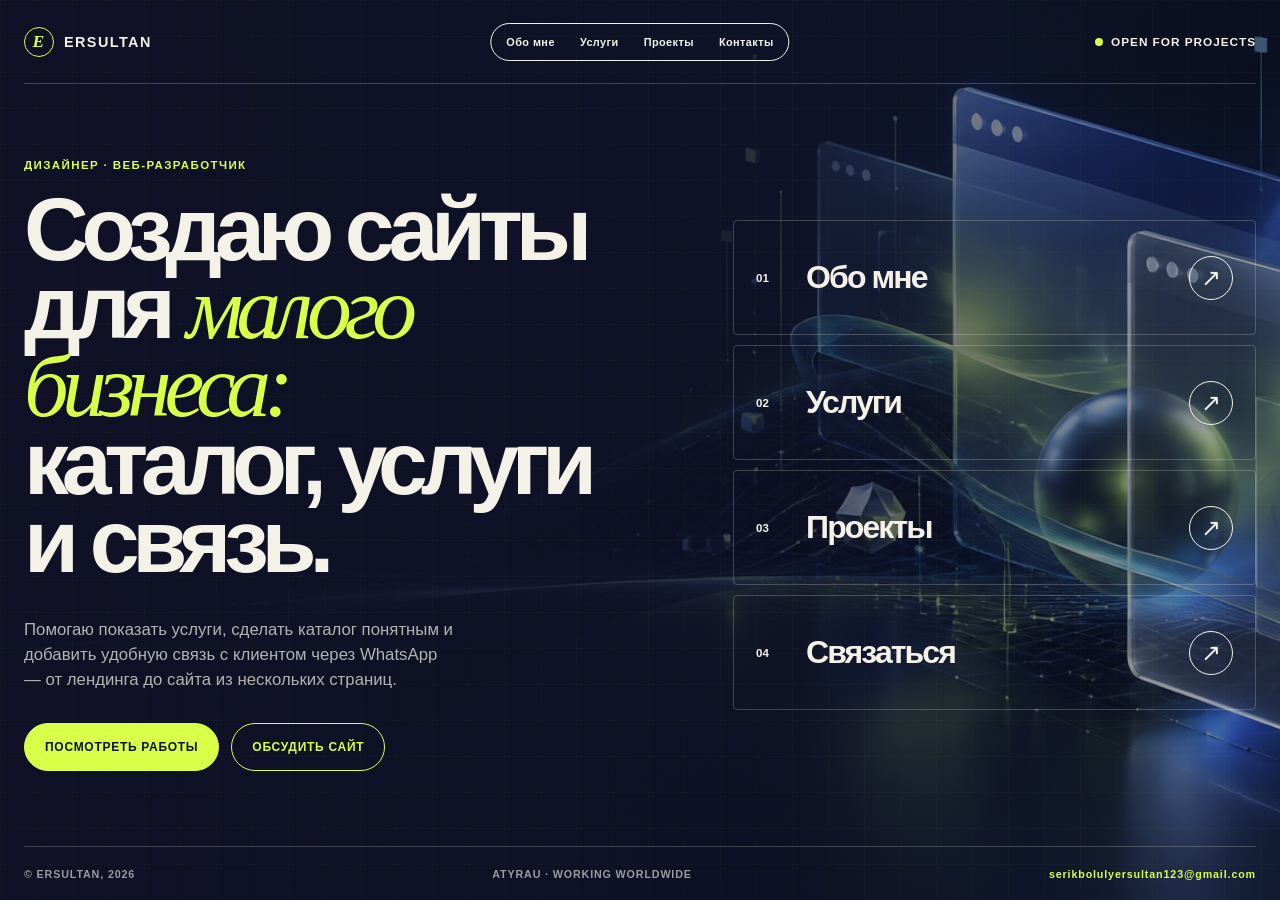
<file: index.html>
<!doctype html>
<html lang="ru">
  <head>
    <meta charset="UTF-8" />
    <meta name="viewport" content="width=device-width, initial-scale=1.0" />
    <meta
      name="description"
      content="Портфолио Эpсултана — сайты, дизайн и цифровые решения."
    />
    <title>Eрсултан — дизайнер и веб-разработчик</title>
    <link rel="icon" type="image/svg+xml" href="assets/favicon.svg" />
    <style>
      :root {
        --ink: #101126;
        --paper: #f4f1e9;
        --lime: #d9ff49;
        --blue: #8697ff;
        --line: rgba(244, 241, 233, 0.22);
      }

      * { box-sizing: border-box; }
      html { scroll-behavior: smooth; }
      body {
        min-width: 320px;
        margin: 0;
        background: var(--ink);
        color: var(--paper);
        font-family: Arial, Helvetica, sans-serif;
      }

      a { color: inherit; text-decoration: none; }

      .page {
        width: min(100% - 48px, 1320px);
        min-height: 100vh;
        margin: 0 auto;
        display: flex;
        flex-direction: column;
      }

      header {
        min-height: 84px;
        display: flex;
        align-items: center;
        justify-content: space-between;
        border-bottom: 1px solid var(--line);
      }

      .logo {
        display: flex;
        align-items: center;
        gap: 10px;
        font-size: 0.9rem;
        font-weight: 800;
        letter-spacing: 0.1em;
      }

      .logo-mark {
        width: 30px;
        height: 30px;
        display: grid;
        place-items: center;
        border: 1px solid var(--lime);
        border-radius: 50%;
        color: var(--lime);
        font-family: Georgia, serif;
        font-style: italic;
        font-size: 1.1rem;
      }

      .status {
        display: flex;
        align-items: center;
        gap: 8px;
        font-size: 0.74rem;
        font-weight: 700;
        letter-spacing: 0.08em;
      }

      .status::before {
        content: "";
        width: 8px;
        height: 8px;
        border-radius: 50%;
        background: var(--lime);
      }

      main {
        flex: 1;
        display: grid;
        grid-template-columns: 1.1fr 0.9fr;
        align-items: center;
        gap: 70px;
        padding: 68px 0;
      }

      .intro-label {
        margin: 0 0 20px;
        color: var(--lime);
        font-size: 0.72rem;
        font-weight: 800;
        letter-spacing: 0.12em;
      }

      h1 {
        max-width: 780px;
        margin: 0;
        font-size: clamp(3.4rem, 7vw, 7.7rem);
        line-height: 0.87;
        letter-spacing: -0.08em;
      }

      h1 em {
        color: var(--lime);
        font-family: Georgia, "Times New Roman", serif;
        font-weight: 400;
      }

      .intro-text {
        max-width: 430px;
        margin: 36px 0 0;
        color: rgba(244, 241, 233, 0.72);
        font-size: 1.05rem;
        line-height: 1.5;
      }

      .hero-actions {
        display: flex;
        flex-wrap: wrap;
        gap: 12px;
        margin-top: 30px;
      }

      .hero-cta {
        min-height: 48px;
        padding: 0 20px;
        display: inline-flex;
        align-items: center;
        justify-content: center;
        border: 1px solid var(--lime);
        border-radius: 999px;
        font-size: 0.75rem;
        font-weight: 800;
        letter-spacing: 0.06em;
      }

      .hero-cta--primary {
        background: var(--lime);
        color: var(--ink);
      }

      .hero-cta--secondary { color: var(--lime); }

      .menu {
        display: grid;
        gap: 10px;
      }

      .menu-card {
        position: relative;
        min-height: 115px;
        padding: 20px 22px;
        display: grid;
        grid-template-columns: 34px 1fr auto;
        align-items: center;
        gap: 16px;
        overflow: hidden;
        border: 1px solid var(--line);
        border-radius: 4px;
        transition: transform 0.22s ease, color 0.22s ease, background 0.22s ease;
      }

      .menu-card:hover {
        transform: translateX(12px);
        background: var(--lime);
        color: var(--ink);
      }

      .menu-number {
        font-size: 0.72rem;
        font-weight: 800;
      }

      .menu-title {
        margin: 0;
        font-size: clamp(1.6rem, 2.5vw, 2.55rem);
        line-height: 0.94;
        letter-spacing: -0.06em;
      }

      .arrow {
        width: 44px;
        height: 44px;
        display: grid;
        place-items: center;
        border: 1px solid currentColor;
        border-radius: 50%;
        font-size: 1.5rem;
        transition: transform 0.22s ease;
      }

      .menu-card:hover .arrow { transform: rotate(-45deg); }

      footer {
        min-height: 54px;
        display: flex;
        align-items: center;
        justify-content: space-between;
        gap: 20px;
        border-top: 1px solid var(--line);
        color: rgba(244, 241, 233, 0.62);
        font-size: 0.67rem;
        font-weight: 700;
        letter-spacing: 0.08em;
      }

      footer a { color: var(--lime); }

      @media (max-width: 800px) {
        .page { width: min(100% - 32px, 1320px); }
        header { min-height: 72px; }
        .status { font-size: 0.62rem; }
        main {
          grid-template-columns: 1fr;
          gap: 48px;
          padding: 62px 0;
        }
        h1 { font-size: clamp(3.1rem, 15vw, 5.3rem); }
        .intro-text { margin-top: 26px; font-size: 0.95rem; }
        .hero-actions { margin-top: 24px; }
        .hero-cta { flex: 1 1 190px; }
        .menu-card { min-height: 96px; padding: 16px; }
        footer { min-height: 75px; flex-wrap: wrap; padding: 14px 0; }
      }
    </style>
    <link rel="stylesheet" href="motion.css" />
  </head>
  <body class="home">
    <div class="page">
      <header>
        <a class="logo" href="index.html" aria-label="На главную">
          <span class="logo-mark">E</span>
          <span>ERSULTAN</span>
        </a>
        <nav class="top-nav" aria-label="Навигация по сайту">
          <a href="about.html">Обо мне</a>
          <a href="services.html">Услуги</a>
          <a href="projects.html">Проекты</a>
          <a href="contact.html">Контакты</a>
        </nav>
        <span class="status">OPEN FOR PROJECTS</span>
      </header>

      <main>
        <section>
          <p class="intro-label">ДИЗАЙНЕР · ВЕБ-РАЗРАБОТЧИК</p>
          <h1>
            Создаю сайты
            <br />
            для <em>малого бизнеса:</em>
            <br />
            каталог, услуги<br />и связь.
          </h1>
          <p class="intro-text">
            Помогаю показать услуги, сделать каталог понятным и добавить
            удобную связь с клиентом через WhatsApp — от лендинга до сайта из
            нескольких страниц.
          </p>
          <div class="hero-actions">
            <a class="hero-cta hero-cta--primary" href="projects.html">ПОСМОТРЕТЬ РАБОТЫ</a>
            <a class="hero-cta hero-cta--secondary" href="https://wa.me/77788580540?text=Здравствуйте!%20Хочу%20обсудить%20сайт." target="_blank" rel="noopener">ОБСУДИТЬ САЙТ</a>
          </div>
        </section>

        <nav class="menu" aria-label="Разделы портфолио">
          <a class="menu-card" href="about.html">
            <span class="menu-number">01</span>
            <h2 class="menu-title">Обо мне</h2>
            <span class="arrow" aria-hidden="true">↗</span>
          </a>
          <a class="menu-card" href="services.html">
            <span class="menu-number">02</span>
            <h2 class="menu-title">Услуги</h2>
            <span class="arrow" aria-hidden="true">↗</span>
          </a>
          <a class="menu-card" href="projects.html">
            <span class="menu-number">03</span>
            <h2 class="menu-title">Проекты</h2>
            <span class="arrow" aria-hidden="true">↗</span>
          </a>
          <a class="menu-card" href="contact.html">
            <span class="menu-number">04</span>
            <h2 class="menu-title">Связаться</h2>
            <span class="arrow" aria-hidden="true">↗</span>
          </a>
        </nav>
      </main>

      <footer>
        <span>© ERSULTAN, 2026</span>
        <span>ATYRAU · WORKING WORLDWIDE</span>
        <a href="mailto:serikbolulyersultan123@gmail.com">serikbolulyersultan123@gmail.com</a>
      </footer>
    </div>
  </body>
</html>
</file>
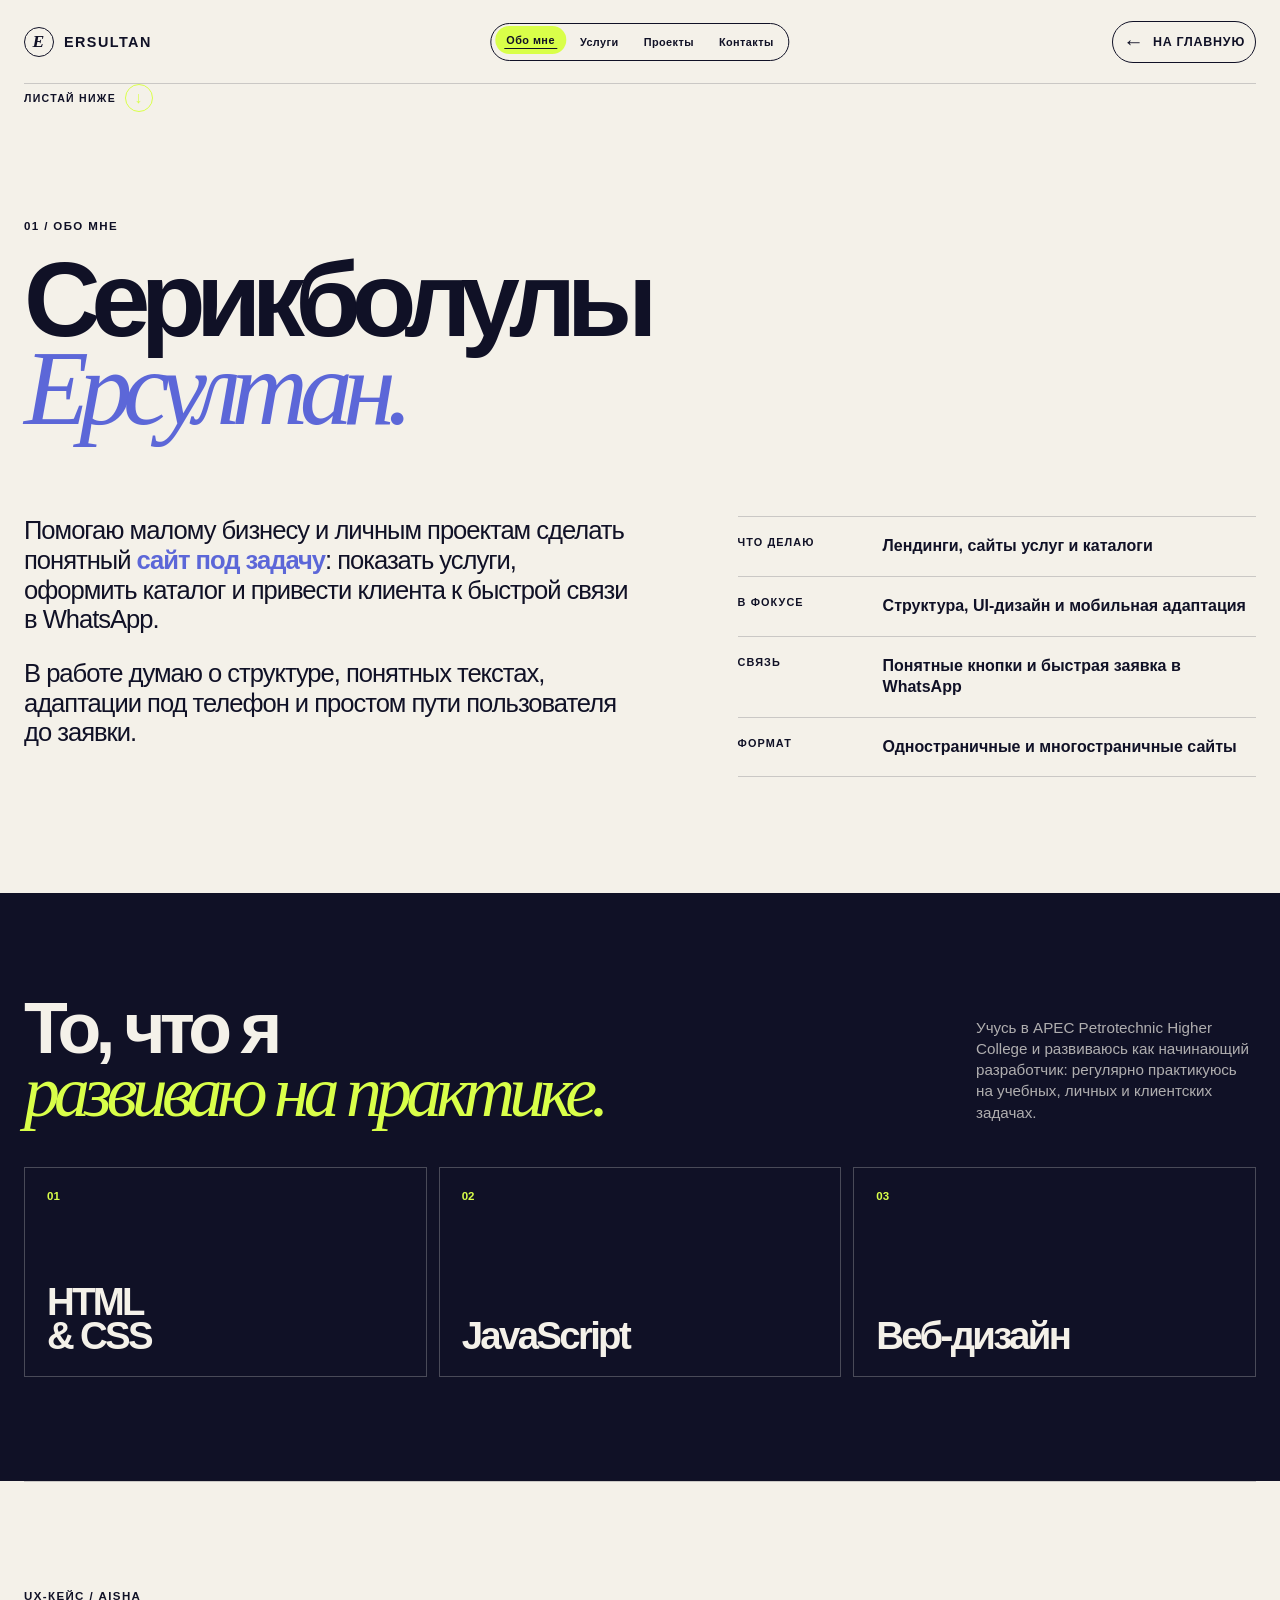
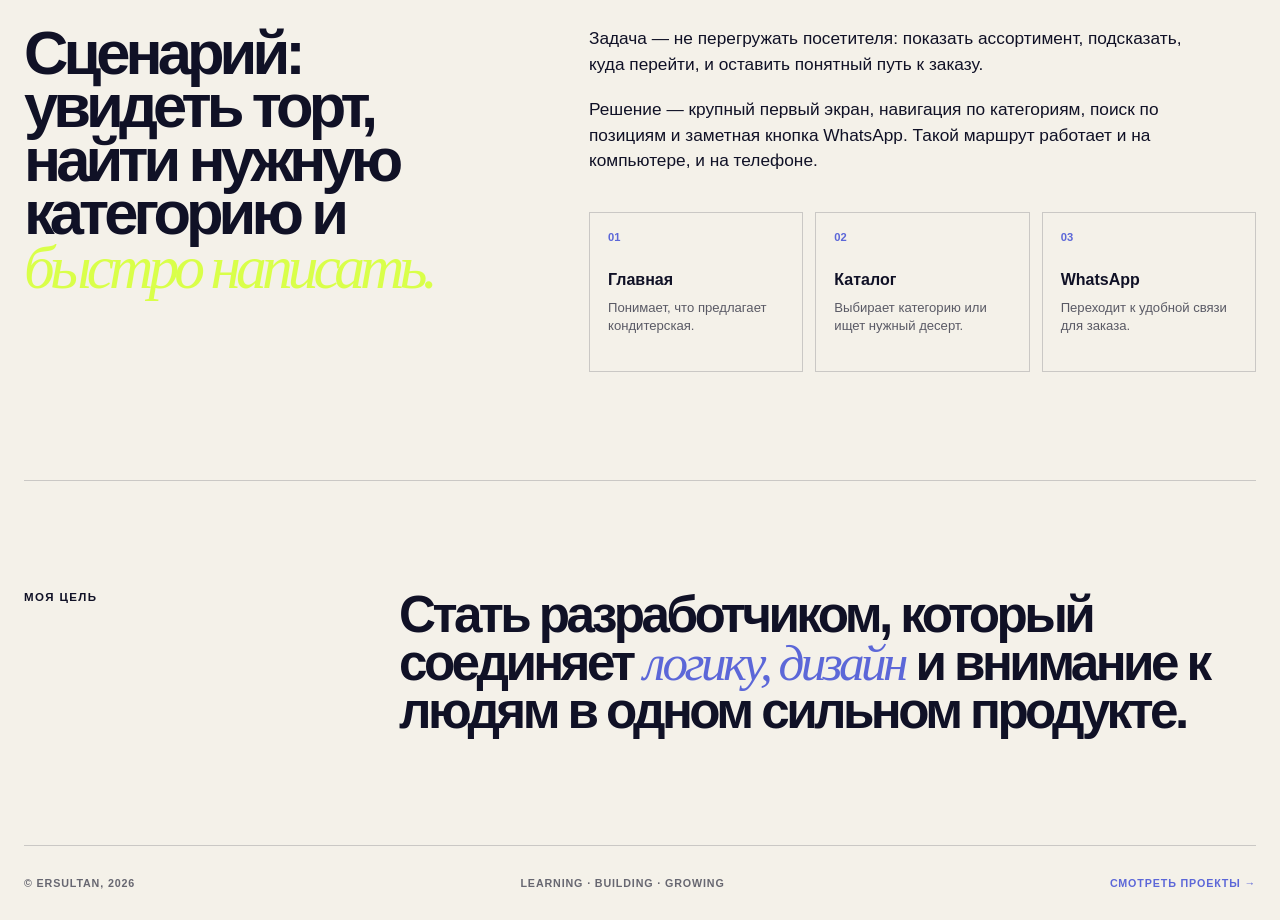
<file: about.html>
<!doctype html>
<html lang="ru">
  <head>
    <meta charset="UTF-8" />
    <meta name="viewport" content="width=device-width, initial-scale=1.0" />
    <meta
      name="description"
      content="О Серикболулы Ерсултане — начинающем IT-разработчике из АПЕК."
    />
    <title>Обо мне</title>
    <link rel="icon" type="image/svg+xml" href="assets/favicon.svg" />
    <style>
      :root {
        --ink: #101126;
        --paper: #f4f1e9;
        --lime: #d9ff49;
        --blue: #8798ff;
        --line: rgba(16, 17, 38, 0.18);
      }

      * { box-sizing: border-box; }
      html { scroll-behavior: smooth; }
      body {
        min-width: 320px;
        margin: 0;
        background: var(--paper);
        color: var(--ink);
        font-family: Arial, Helvetica, sans-serif;
      }

      a { color: inherit; text-decoration: none; }

      .page {
        width: min(100% - 48px, 1320px);
        min-height: 100vh;
        margin: 0 auto;
      }

      header {
        min-height: 84px;
        display: flex;
        align-items: center;
        justify-content: space-between;
        border-bottom: 1px solid var(--line);
      }

      .logo {
        display: flex;
        align-items: center;
        gap: 10px;
        font-size: 0.9rem;
        font-weight: 800;
        letter-spacing: 0.1em;
      }

      .logo-mark {
        width: 30px;
        height: 30px;
        display: grid;
        place-items: center;
        border: 1px solid var(--ink);
        border-radius: 50%;
        font-family: Georgia, serif;
        font-style: italic;
        font-size: 1.1rem;
      }

      .back {
        display: inline-flex;
        align-items: center;
        gap: 8px;
        font-size: 0.78rem;
        font-weight: 800;
        letter-spacing: 0.06em;
      }

      .back span { font-size: 1.3rem; transition: transform 0.2s ease; }
      .back:hover span { transform: translateX(-4px); }

      main { padding: 80px 0 32px; }

      .eyebrow {
        margin: 0 0 24px;
        font-size: 0.72rem;
        font-weight: 800;
        letter-spacing: 0.12em;
      }

      h1 {
        max-width: 1100px;
        margin: 0;
        font-size: clamp(3.5rem, 8.3vw, 9.2rem);
        line-height: 0.83;
        letter-spacing: -0.09em;
      }

      h1 em {
        color: #5c67d8;
        font-family: Georgia, "Times New Roman", serif;
        font-weight: 400;
      }

      .intro {
        display: grid;
        grid-template-columns: 1.1fr 0.9fr;
        gap: 80px;
        margin-top: 84px;
        padding-bottom: 84px;
      }

      .intro-copy {
        max-width: 610px;
        font-size: clamp(1.35rem, 2vw, 2rem);
        line-height: 1.16;
        letter-spacing: -0.04em;
      }

      .intro-copy p { margin: 0 0 24px; }
      .intro-copy strong { color: #5c67d8; }

      .facts {
        display: grid;
        gap: 0;
        align-self: start;
        border-top: 1px solid var(--line);
      }

      .fact {
        display: grid;
        grid-template-columns: 130px 1fr;
        gap: 15px;
        padding: 19px 0;
        border-bottom: 1px solid var(--line);
      }

      .fact span {
        font-size: 0.68rem;
        font-weight: 800;
        letter-spacing: 0.1em;
      }

      .fact b { font-size: 1rem; line-height: 1.3; }

      .learning {
        margin: 0 calc((100vw - min(100vw - 48px, 1320px)) / -2);
        padding: 104px max(24px, calc((100vw - min(100vw - 48px, 1320px)) / 2));
        background: var(--ink);
        color: var(--paper);
      }

      .learning-inner {
        width: min(100%, 1320px);
        margin: 0 auto;
      }

      .learning-heading {
        display: flex;
        align-items: end;
        justify-content: space-between;
        gap: 30px;
        margin-bottom: 44px;
      }

      h2 {
        max-width: 780px;
        margin: 0;
        font-size: clamp(2.7rem, 5.6vw, 6.3rem);
        line-height: 0.87;
        letter-spacing: -0.08em;
      }

      h2 em {
        color: var(--lime);
        font-family: Georgia, "Times New Roman", serif;
        font-weight: 400;
      }

      .learning-note {
        max-width: 280px;
        margin: 0;
        color: rgba(244, 241, 233, 0.7);
        font-size: 0.95rem;
        line-height: 1.4;
      }

      .skills {
        display: grid;
        grid-template-columns: repeat(3, 1fr);
        gap: 12px;
      }

      .skill {
        min-height: 210px;
        padding: 22px;
        display: flex;
        flex-direction: column;
        justify-content: space-between;
        border: 1px solid rgba(244, 241, 233, 0.25);
      }

      .skill-number {
        color: var(--lime);
        font-size: 0.72rem;
        font-weight: 800;
      }

      .skill h3 {
        margin: 0;
        font-size: clamp(1.8rem, 3vw, 3.5rem);
        line-height: 0.9;
        letter-spacing: -0.07em;
      }

      .ux-case {
        padding: 108px 0;
        border-top: 1px solid var(--line);
        border-bottom: 1px solid var(--line);
      }

      .ux-case-content {
        display: grid;
        grid-template-columns: 0.85fr 1.15fr;
        gap: 72px;
      }

      .ux-case h2 { font-size: clamp(2.4rem, 4.8vw, 5.6rem); }

      .ux-solution > p {
        max-width: 620px;
        margin: 0 0 20px;
        font-size: 1.08rem;
        line-height: 1.48;
      }

      .ux-steps {
        display: grid;
        grid-template-columns: repeat(3, 1fr);
        gap: 12px;
        margin-top: 38px;
      }

      .ux-step {
        min-height: 160px;
        padding: 18px;
        border: 1px solid var(--line);
      }

      .ux-step span {
        display: block;
        margin-bottom: 28px;
        color: #5c67d8;
        font-size: 0.7rem;
        font-weight: 800;
      }

      .ux-step b { display: block; font-size: 1rem; }

      .ux-step p {
        margin: 10px 0 0;
        color: rgba(16, 17, 38, 0.68);
        font-size: 0.82rem;
        line-height: 1.35;
      }

      .goal {
        display: grid;
        grid-template-columns: 0.55fr 1.45fr;
        gap: 50px;
        padding: 110px 0;
      }

      .goal-text {
        max-width: 850px;
        margin: 0;
        font-size: clamp(2rem, 4vw, 4.5rem);
        font-weight: 700;
        line-height: 0.94;
        letter-spacing: -0.07em;
      }

      .goal-text em {
        color: #5c67d8;
        font-family: Georgia, "Times New Roman", serif;
        font-weight: 400;
      }

      footer {
        min-height: 75px;
        display: flex;
        align-items: center;
        justify-content: space-between;
        gap: 20px;
        border-top: 1px solid var(--line);
        color: rgba(16, 17, 38, 0.62);
        font-size: 0.67rem;
        font-weight: 700;
        letter-spacing: 0.08em;
      }

      footer a { color: #5c67d8; }

      @media (max-width: 800px) {
        .page { width: min(100% - 32px, 1320px); }
        header { min-height: 72px; }
        main { padding-top: 58px; }
        h1 { font-size: clamp(3.4rem, 14vw, 6.3rem); }
        .intro { grid-template-columns: 1fr; gap: 42px; margin-top: 58px; padding-bottom: 65px; }
        .fact { grid-template-columns: 108px 1fr; }
        .learning {
          margin: 0 -16px;
          padding: 75px 16px;
        }
        .learning-heading { display: block; }
        .learning-note { margin-top: 25px; }
        .skills { grid-template-columns: 1fr; }
        .skill { min-height: 145px; }
        .ux-case { padding: 76px 0; }
        .ux-case-content { grid-template-columns: 1fr; gap: 32px; }
        .ux-steps { grid-template-columns: 1fr; }
        .ux-step { min-height: 105px; }
        .goal { grid-template-columns: 1fr; gap: 25px; padding: 78px 0; }
        footer { min-height: 92px; flex-wrap: wrap; padding: 14px 0; }
      }
    </style>
    <link rel="stylesheet" href="motion.css" />
  </head>
  <body>
    <div class="page">
      <header>
        <a class="logo" href="index.html" aria-label="На главную">
          <span class="logo-mark">E</span>
          <span>ERSULTAN</span>
        </a>
        <nav class="top-nav" aria-label="Навигация по сайту">
          <a class="is-active" href="about.html">Обо мне</a>
          <a href="services.html">Услуги</a>
          <a href="projects.html">Проекты</a>
          <a href="contact.html">Контакты</a>
        </nav>
        <a class="back" href="index.html"><span>←</span> НА ГЛАВНУЮ</a>
      </header>

      <a class="scroll-cue" href="#site-footer" aria-label="Перейти к нижней части страницы">
        <span>ЛИСТАЙ НИЖЕ</span>
        <span class="scroll-arrow" aria-hidden="true">↓</span>
      </a>

      <main>
        <p class="eyebrow">01 / ОБО МНЕ</p>
        <h1>
          Серикболулы
          <br />
          <em>Ерсултан.</em>
        </h1>

        <section class="intro">
          <div class="intro-copy">
            <p>
              Помогаю малому бизнесу и личным проектам сделать понятный
              <strong>сайт под задачу</strong>: показать услуги, оформить
              каталог и привести клиента к быстрой связи в WhatsApp.
            </p>
            <p>
              В работе думаю о структуре, понятных текстах, адаптации под
              телефон и простом пути пользователя до заявки.
            </p>
          </div>

          <div class="facts" aria-label="Коротко обо мне">
            <div class="fact"><span>ЧТО ДЕЛАЮ</span><b>Лендинги, сайты услуг и каталоги</b></div>
            <div class="fact"><span>В ФОКУСЕ</span><b>Структура, UI-дизайн и мобильная адаптация</b></div>
            <div class="fact"><span>СВЯЗЬ</span><b>Понятные кнопки и быстрая заявка в WhatsApp</b></div>
            <div class="fact"><span>ФОРМАТ</span><b>Одностраничные и многостраничные сайты</b></div>
          </div>
        </section>
      </main>

      <section class="learning">
        <div class="learning-inner">
          <div class="learning-heading">
            <h2>То, что я<br /><em>развиваю на практике.</em></h2>
            <p class="learning-note">
              Учусь в APEC Petrotechnic Higher College и развиваюсь как
              начинающий разработчик: регулярно практикуюсь на учебных,
              личных и клиентских задачах.
            </p>
          </div>

          <div class="skills">
            <article class="skill">
              <span class="skill-number">01</span>
              <h3>HTML<br />&amp; CSS</h3>
            </article>
            <article class="skill">
              <span class="skill-number">02</span>
              <h3>JavaScript</h3>
            </article>
            <article class="skill">
              <span class="skill-number">03</span>
              <h3>Веб-дизайн</h3>
            </article>
          </div>
        </div>
      </section>

      <section class="ux-case">
        <p class="eyebrow">UX-КЕЙС / AISHA</p>
        <div class="ux-case-content">
          <h2>
            Сценарий: увидеть торт, найти нужную категорию и
            <em>быстро написать.</em>
          </h2>
          <div class="ux-solution">
            <p>
              Задача — не перегружать посетителя: показать ассортимент,
              подсказать, куда перейти, и оставить понятный путь к заказу.
            </p>
            <p>
              Решение — крупный первый экран, навигация по категориям,
              поиск по позициям и заметная кнопка WhatsApp. Такой маршрут
              работает и на компьютере, и на телефоне.
            </p>
            <div class="ux-steps" aria-label="Путь пользователя">
              <article class="ux-step"><span>01</span><b>Главная</b><p>Понимает, что предлагает кондитерская.</p></article>
              <article class="ux-step"><span>02</span><b>Каталог</b><p>Выбирает категорию или ищет нужный десерт.</p></article>
              <article class="ux-step"><span>03</span><b>WhatsApp</b><p>Переходит к удобной связи для заказа.</p></article>
            </div>
          </div>
        </div>
      </section>

      <section class="goal">
        <p class="eyebrow">МОЯ ЦЕЛЬ</p>
        <p class="goal-text">
          Стать разработчиком, который соединяет <em>логику, дизайн</em> и
          внимание к людям в одном сильном продукте.
        </p>
      </section>

      <footer id="site-footer">
        <span>© ERSULTAN, 2026</span>
        <span>LEARNING · BUILDING · GROWING</span>
        <a href="projects.html">СМОТРЕТЬ ПРОЕКТЫ →</a>
      </footer>
    </div>
  </body>
</html>
</file>
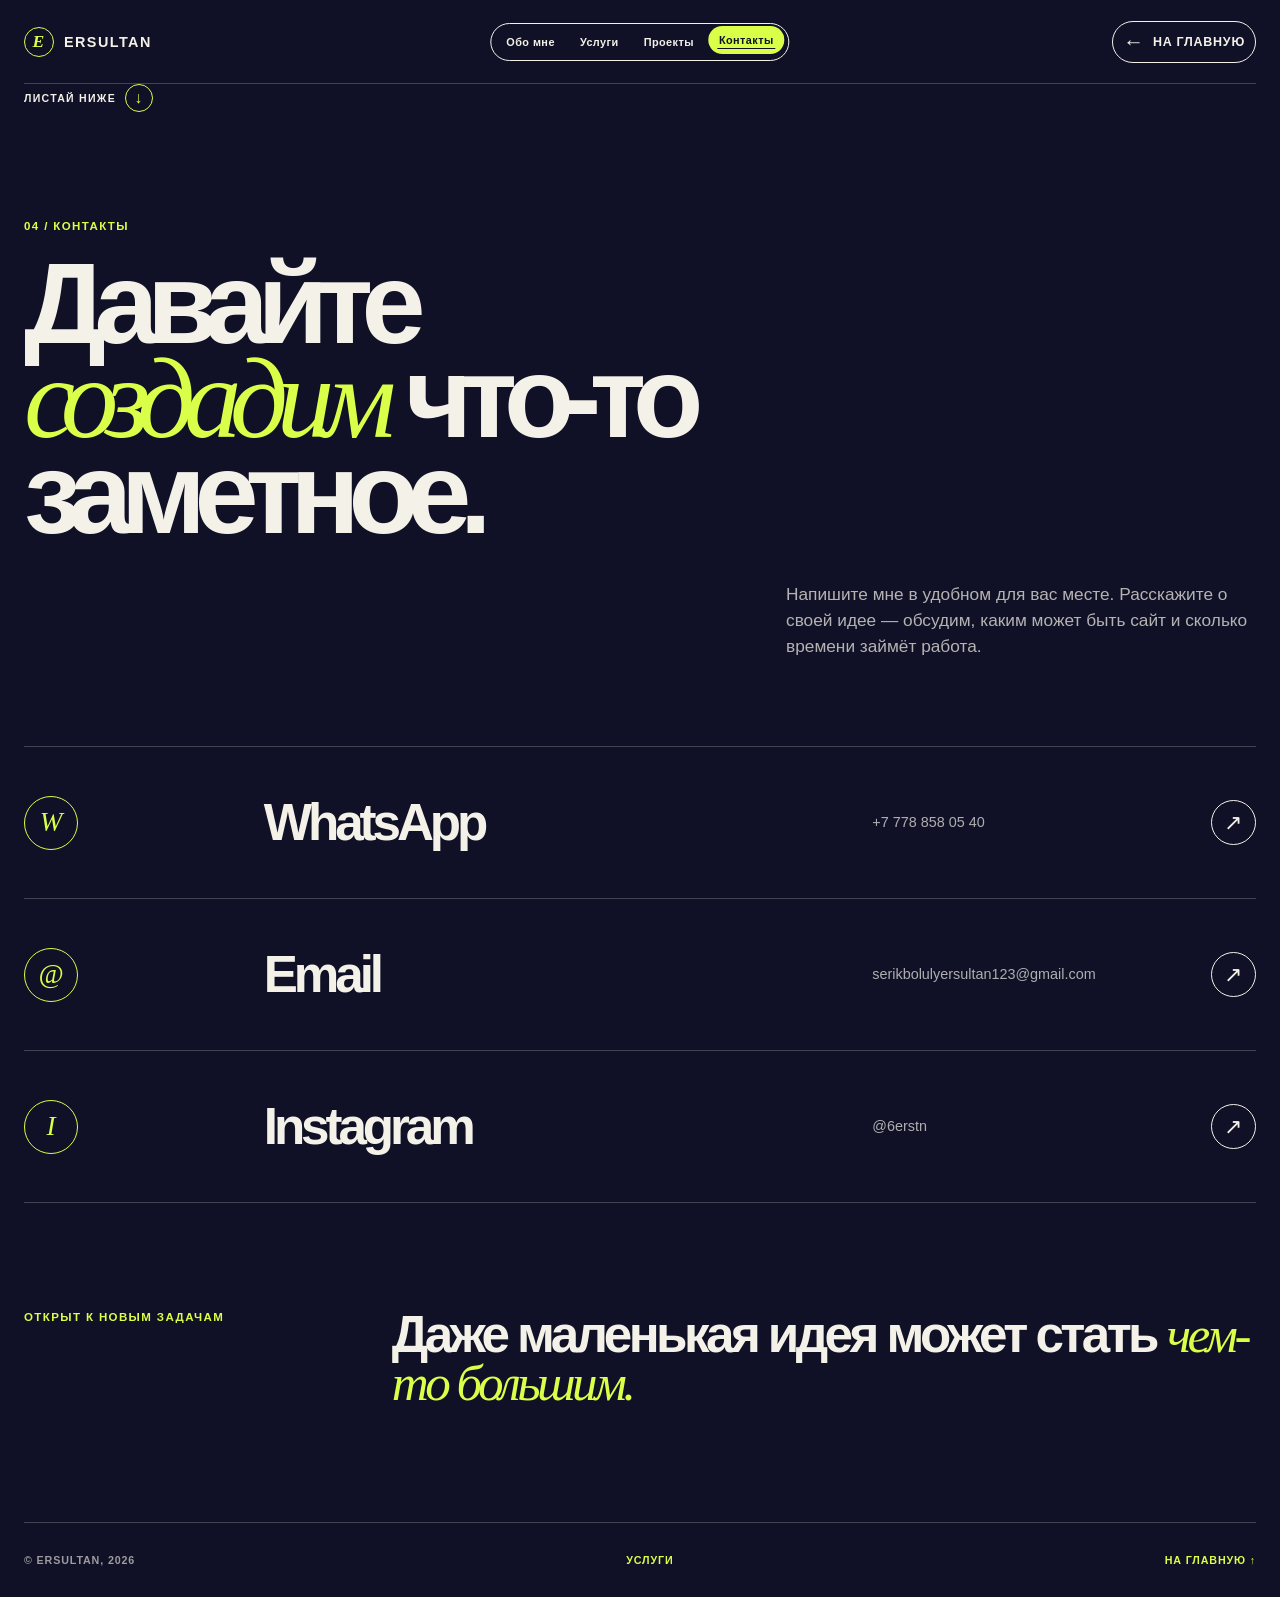
<file: contact.html>
<!doctype html>
<html lang="ru">
  <head>
    <meta charset="UTF-8" />
    <meta name="viewport" content="width=device-width, initial-scale=1.0" />
    <meta
      name="description"
      content="Связаться с Серикболулы Ерсултаном: WhatsApp, email и Instagram."
    />
    <title>Контакты — Ерсултан</title>
    <link rel="icon" type="image/svg+xml" href="assets/favicon.svg" />
    <style>
      :root {
        --ink: #101126;
        --paper: #f4f1e9;
        --lime: #d9ff49;
        --blue: #8193ff;
        --line: rgba(244, 241, 233, 0.22);
      }

      * { box-sizing: border-box; }
      body {
        min-width: 320px;
        min-height: 100vh;
        margin: 0;
        background: var(--ink);
        color: var(--paper);
        font-family: Arial, Helvetica, sans-serif;
      }

      a { color: inherit; text-decoration: none; }
      .page {
        width: min(100% - 48px, 1320px);
        min-height: 100vh;
        margin: 0 auto;
        display: flex;
        flex-direction: column;
      }

      header {
        min-height: 84px;
        display: flex;
        align-items: center;
        justify-content: space-between;
        border-bottom: 1px solid var(--line);
      }

      .logo {
        display: flex;
        align-items: center;
        gap: 10px;
        font-size: 0.9rem;
        font-weight: 800;
        letter-spacing: 0.1em;
      }

      .logo-mark {
        width: 30px;
        height: 30px;
        display: grid;
        place-items: center;
        border: 1px solid var(--lime);
        border-radius: 50%;
        color: var(--lime);
        font-family: Georgia, serif;
        font-style: italic;
        font-size: 1.1rem;
      }

      .back {
        display: inline-flex;
        align-items: center;
        gap: 8px;
        font-size: 0.78rem;
        font-weight: 800;
        letter-spacing: 0.06em;
      }

      .back span { font-size: 1.3rem; transition: transform 0.2s ease; }
      .back:hover span { transform: translateX(-4px); }

      main {
        flex: 1;
        padding: 80px 0 115px;
      }

      .eyebrow {
        margin: 0 0 24px;
        color: var(--lime);
        font-size: 0.72rem;
        font-weight: 800;
        letter-spacing: 0.12em;
      }

      h1 {
        max-width: 1130px;
        margin: 0;
        font-size: clamp(3.7rem, 9vw, 10rem);
        line-height: 0.82;
        letter-spacing: -0.1em;
      }

      h1 em {
        color: var(--lime);
        font-family: Georgia, "Times New Roman", serif;
        font-weight: 400;
      }

      .intro {
        max-width: 470px;
        margin: 42px 0 86px auto;
        color: rgba(244, 241, 233, 0.72);
        font-size: 1.08rem;
        line-height: 1.5;
      }

      .contacts {
        border-top: 1px solid var(--line);
      }

      .contact {
        min-height: 152px;
        display: grid;
        grid-template-columns: 0.48fr 1.3fr 0.7fr auto;
        align-items: center;
        gap: 24px;
        padding: 20px 0;
        border-bottom: 1px solid var(--line);
        transition: padding 0.24s ease, background 0.24s ease, color 0.24s ease;
      }

      .contact:hover {
        padding-right: 23px;
        padding-left: 23px;
        background: var(--lime);
        color: var(--ink);
      }

      .contact-symbol {
        width: 54px;
        height: 54px;
        display: grid;
        place-items: center;
        border: 1px solid currentColor;
        border-radius: 50%;
        color: var(--lime);
        font-family: Georgia, serif;
        font-size: 1.7rem;
        font-style: italic;
      }

      .contact:hover .contact-symbol { color: var(--ink); }

      .contact h2 {
        margin: 0;
        font-size: clamp(2rem, 4vw, 4.4rem);
        line-height: 0.86;
        letter-spacing: -0.08em;
      }

      .contact p {
        max-width: 230px;
        margin: 0;
        color: rgba(244, 241, 233, 0.7);
        font-size: 0.9rem;
        line-height: 1.35;
      }

      .contact:hover p { color: rgba(16, 17, 38, 0.7); }

      .contact-arrow {
        width: 45px;
        height: 45px;
        display: grid;
        place-items: center;
        border: 1px solid currentColor;
        border-radius: 50%;
        font-size: 1.35rem;
        transition: transform 0.24s ease;
      }

      .contact:hover .contact-arrow { transform: rotate(-45deg); }

      .note {
        display: grid;
        grid-template-columns: 0.55fr 1.45fr;
        gap: 40px;
        padding-top: 108px;
      }

      .note-text {
        max-width: 860px;
        margin: 0;
        font-size: clamp(2rem, 4vw, 4.45rem);
        font-weight: 700;
        line-height: 0.94;
        letter-spacing: -0.07em;
      }

      .note-text em {
        color: var(--lime);
        font-family: Georgia, "Times New Roman", serif;
        font-weight: 400;
      }

      footer {
        min-height: 75px;
        display: flex;
        align-items: center;
        justify-content: space-between;
        gap: 20px;
        border-top: 1px solid var(--line);
        color: rgba(244, 241, 233, 0.62);
        font-size: 0.67rem;
        font-weight: 700;
        letter-spacing: 0.08em;
      }

      footer a { color: var(--lime); }

      @media (max-width: 800px) {
        .page { width: min(100% - 32px, 1320px); }
        header { min-height: 72px; }
        main { padding: 62px 0 82px; }
        h1 { font-size: clamp(3.5rem, 14vw, 6.4rem); }
        .intro { margin: 35px 0 55px; font-size: 0.98rem; }
        .contact {
          min-height: 126px;
          grid-template-columns: 55px 1fr auto;
          gap: 13px;
          padding: 17px 0;
        }
        .contact:hover { padding-right: 12px; padding-left: 12px; }
        .contact p { display: none; }
        .contact-symbol { width: 43px; height: 43px; font-size: 1.35rem; }
        .contact h2 { font-size: 2.15rem; }
        .contact-arrow { width: 40px; height: 40px; }
        .note { grid-template-columns: 1fr; gap: 25px; padding-top: 80px; }
        footer { min-height: 92px; flex-wrap: wrap; padding: 14px 0; }
      }
    </style>
    <link rel="stylesheet" href="motion.css" />
  </head>
  <body>
    <div class="page">
      <header>
        <a class="logo" href="index.html" aria-label="На главную">
          <span class="logo-mark">E</span>
          <span>ERSULTAN</span>
        </a>
        <nav class="top-nav" aria-label="Навигация по сайту">
          <a href="about.html">Обо мне</a>
          <a href="services.html">Услуги</a>
          <a href="projects.html">Проекты</a>
          <a class="is-active" href="contact.html">Контакты</a>
        </nav>
        <a class="back" href="index.html"><span>←</span> НА ГЛАВНУЮ</a>
      </header>

      <a class="scroll-cue" href="#site-footer" aria-label="Перейти к нижней части страницы">
        <span>ЛИСТАЙ НИЖЕ</span>
        <span class="scroll-arrow" aria-hidden="true">↓</span>
      </a>

      <main>
        <p class="eyebrow">04 / КОНТАКТЫ</p>
        <h1>
          Давайте
          <br />
          <em>создадим</em> что-то
          <br />
          заметное.
        </h1>
        <p class="intro">
          Напишите мне в удобном для вас месте. Расскажите о своей идее —
          обсудим, каким может быть сайт и сколько времени займёт работа.
        </p>

        <section class="contacts" aria-label="Способы связи">
          <a class="contact" href="https://wa.me/77788580540" target="_blank" rel="noopener noreferrer" aria-label="Написать в WhatsApp">
            <span class="contact-symbol">W</span>
            <h2>WhatsApp</h2>
            <p>+7 778 858 05 40</p>
            <span class="contact-arrow" aria-hidden="true">↗</span>
          </a>

          <a class="contact" href="mailto:serikbolulyersultan123@gmail.com" aria-label="Написать на email">
            <span class="contact-symbol">@</span>
            <h2>Email</h2>
            <p>serikbolulyersultan123@gmail.com</p>
            <span class="contact-arrow" aria-hidden="true">↗</span>
          </a>

          <a class="contact" href="https://instagram.com/6erstn" target="_blank" rel="noopener noreferrer" aria-label="Открыть Instagram">
            <span class="contact-symbol">I</span>
            <h2>Instagram</h2>
            <p>@6erstn</p>
            <span class="contact-arrow" aria-hidden="true">↗</span>
          </a>
        </section>

        <section class="note">
          <p class="eyebrow">ОТКРЫТ К НОВЫМ ЗАДАЧАМ</p>
          <p class="note-text">
            Даже маленькая идея может стать <em>чем-то большим.</em>
          </p>
        </section>
      </main>

      <footer id="site-footer">
        <span>© ERSULTAN, 2026</span>
        <a href="services.html">УСЛУГИ</a>
        <a href="index.html">НА ГЛАВНУЮ ↑</a>
      </footer>
    </div>
  </body>
</html>
</file>
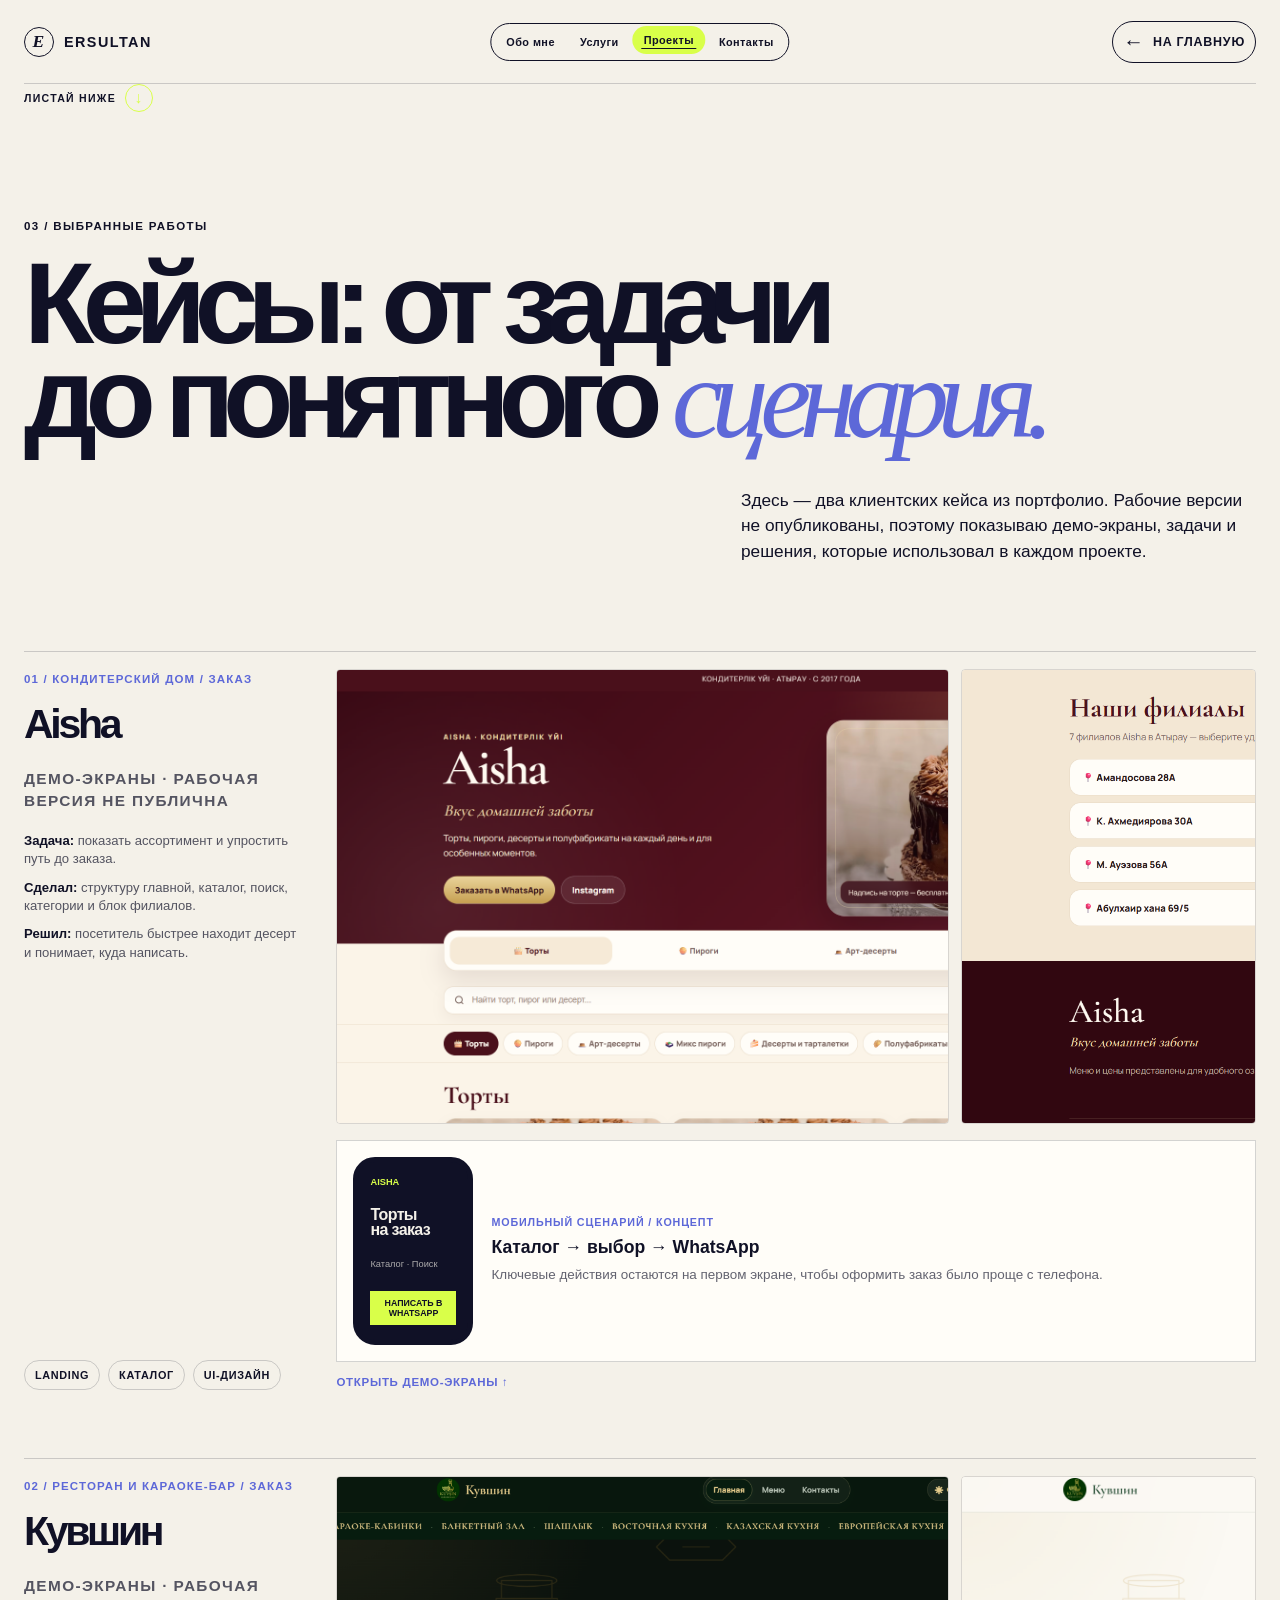
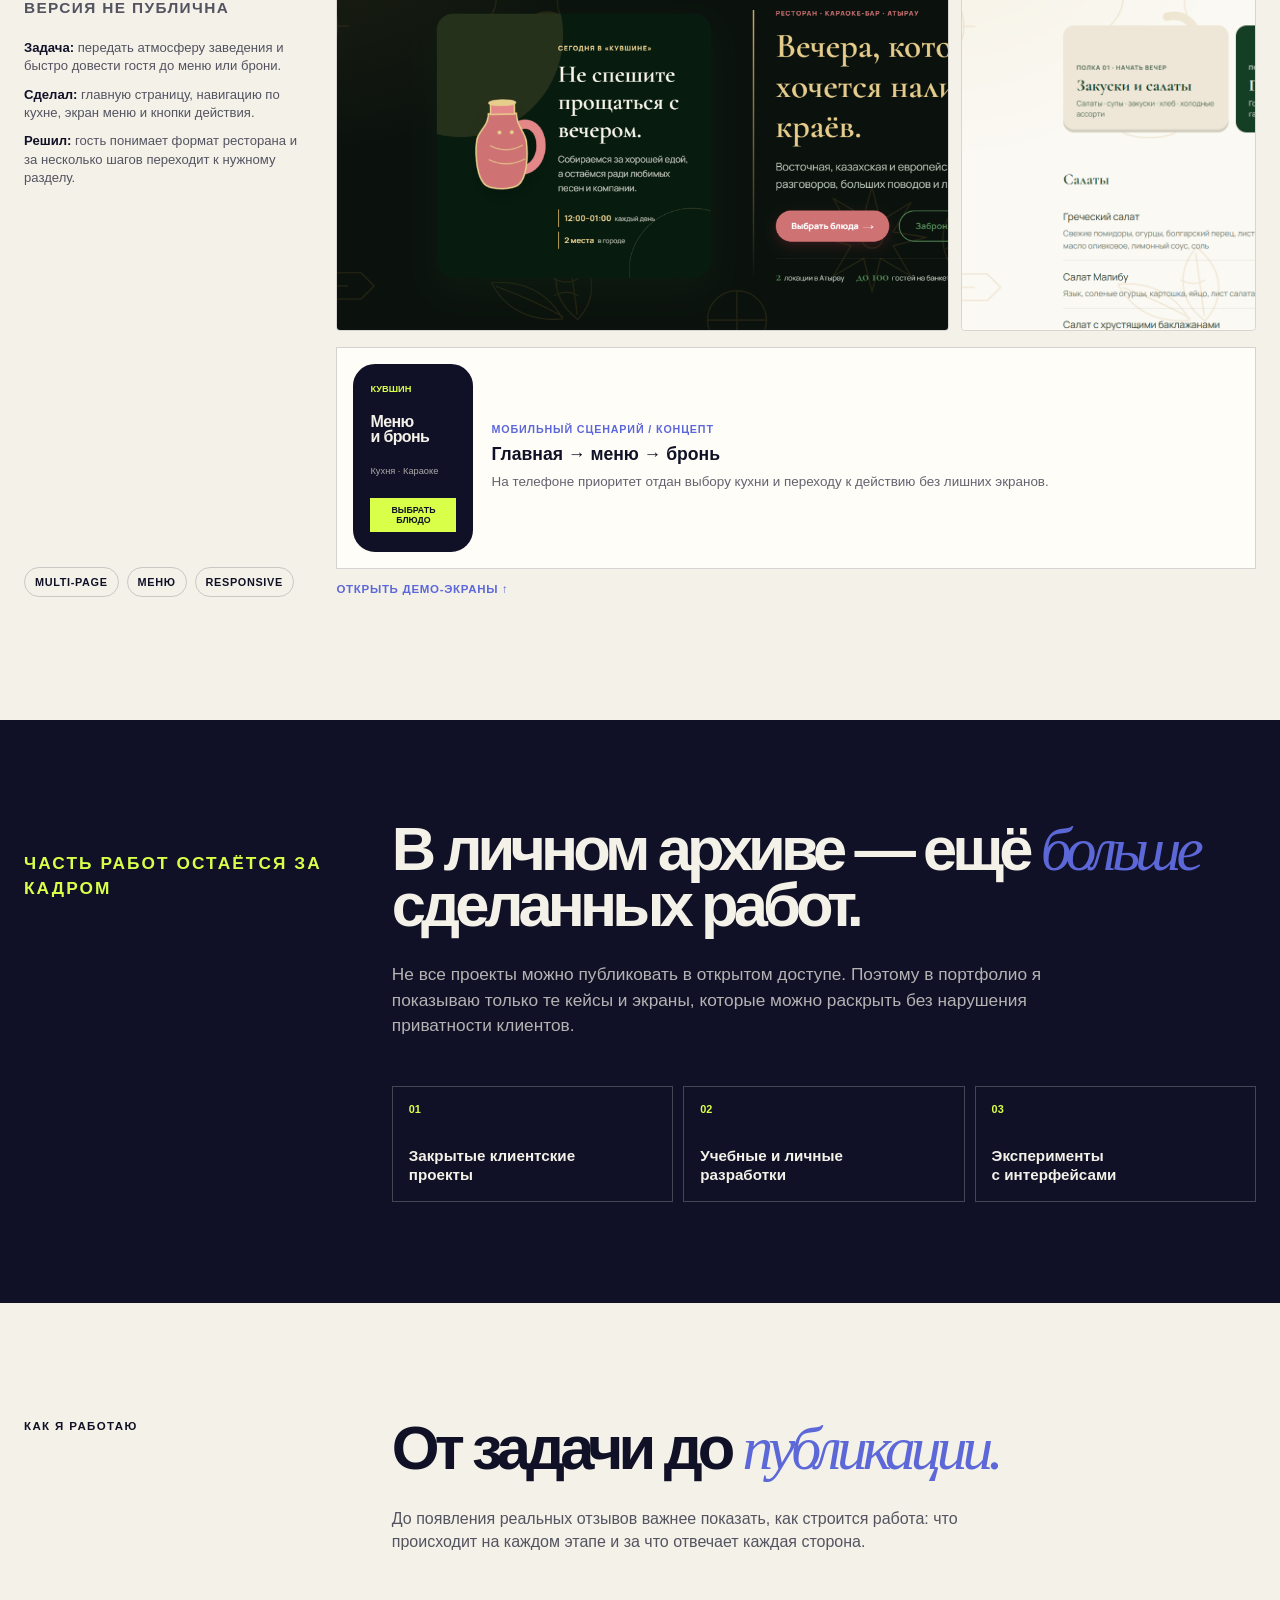
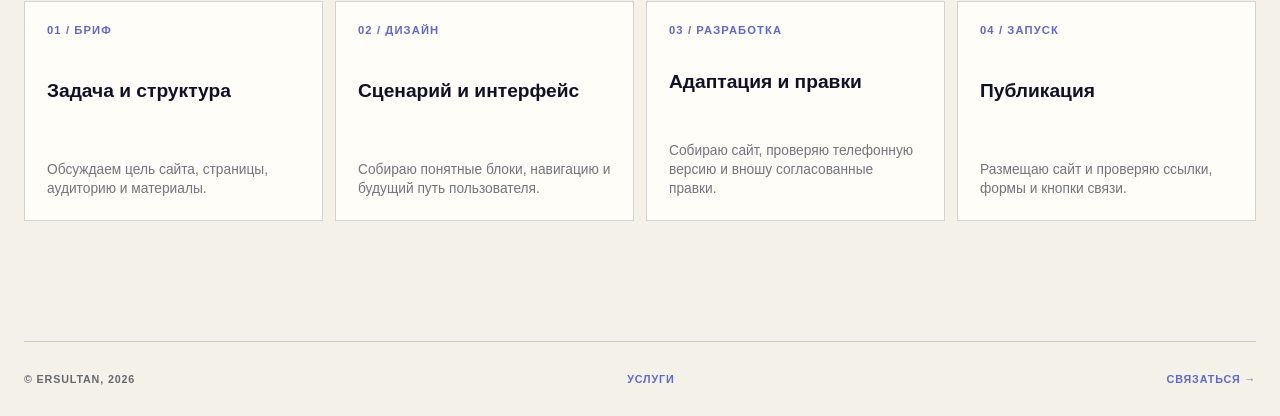
<file: projects.html>
<!doctype html>
<html lang="ru">
  <head>
    <meta charset="UTF-8" />
    <meta name="viewport" content="width=device-width, initial-scale=1.0" />
    <meta
      name="description"
      content="Проекты Серикболулы Ерсултана: сайты для кондитерского дома и ресторана."
    />
    <title>Проекты — Ерсултан</title>
    <link rel="icon" type="image/svg+xml" href="assets/favicon.svg" />
    <style>
      :root {
        --ink: #101126;
        --paper: #f4f1e9;
        --lime: #d9ff49;
        --blue: #8193ff;
        --wine: #5e1c28;
        --line: rgba(16, 17, 38, 0.18);
      }

      * { box-sizing: border-box; }
      html { scroll-behavior: smooth; }
      body {
        min-width: 320px;
        margin: 0;
        background: var(--paper);
        color: var(--ink);
        font-family: Arial, Helvetica, sans-serif;
      }

      a { color: inherit; text-decoration: none; }
      .page { width: min(100% - 48px, 1320px); margin: 0 auto; }

      header {
        min-height: 84px;
        display: flex;
        align-items: center;
        justify-content: space-between;
        border-bottom: 1px solid var(--line);
      }

      .logo {
        display: flex;
        align-items: center;
        gap: 10px;
        font-size: 0.9rem;
        font-weight: 800;
        letter-spacing: 0.1em;
      }

      .logo-mark {
        width: 30px;
        height: 30px;
        display: grid;
        place-items: center;
        border: 1px solid var(--ink);
        border-radius: 50%;
        font-family: Georgia, serif;
        font-size: 1.1rem;
        font-style: italic;
      }

      .back {
        display: inline-flex;
        align-items: center;
        gap: 8px;
        font-size: 0.78rem;
        font-weight: 800;
        letter-spacing: 0.06em;
      }

      .back span { font-size: 1.3rem; transition: transform 0.2s ease; }
      .back:hover span { transform: translateX(-4px); }

      main { padding: 80px 0 120px; }

      .eyebrow {
        margin: 0 0 24px;
        font-size: 0.72rem;
        font-weight: 800;
        letter-spacing: 0.12em;
      }

      h1 {
        max-width: 1120px;
        margin: 0;
        font-size: clamp(3.7rem, 9vw, 10rem);
        line-height: 0.82;
        letter-spacing: -0.1em;
      }

      h1 em,
      .more-work h2 em,
      .process h2 em {
        color: #5d68d8;
        font-family: Georgia, "Times New Roman", serif;
        font-weight: 400;
      }

      .intro {
        max-width: 515px;
        margin: 42px 0 86px auto;
        font-size: 1.08rem;
        line-height: 1.48;
      }

      .case-list { display: grid; gap: 68px; }

      .case {
        display: grid;
        grid-template-columns: 0.47fr 1.53fr;
        gap: 30px;
        padding-top: 17px;
        border-top: 1px solid var(--line);
      }

      .case-meta {
        display: flex;
        flex-direction: column;
        justify-content: space-between;
        min-height: 420px;
      }

      .case-number {
        color: #5d68d8;
        font-size: 0.72rem;
        font-weight: 800;
        letter-spacing: 0.1em;
      }

      .case-meta h2 {
        margin: 20px 0 0;
        font-size: clamp(2.1rem, 3.2vw, 3.9rem);
        line-height: 0.87;
        letter-spacing: -0.08em;
      }

      .case-meta p {
        max-width: 275px;
        margin: 26px 0 0;
        color: rgba(16, 17, 38, 0.7);
        font-size: 0.96rem;
        line-height: 1.42;
      }

      .case-status {
        margin: 16px 0 0;
        color: #5d68d8;
        font-size: 0.66rem;
        font-weight: 800;
        letter-spacing: 0.09em;
      }

      .case-detail { margin-top: 20px; }

      .case-detail p {
        margin: 0 0 10px;
        font-size: 0.82rem;
        line-height: 1.4;
      }

      .case-detail b { color: var(--ink); }

      .case-tags {
        display: flex;
        flex-wrap: wrap;
        gap: 8px;
        margin-top: 35px;
      }

      .case-tags span {
        padding: 8px 10px;
        border: 1px solid var(--line);
        border-radius: 999px;
        font-size: 0.68rem;
        font-weight: 800;
        letter-spacing: 0.06em;
      }

      .shots {
        display: grid;
        grid-template-columns: 1.35fr 0.65fr;
        gap: 12px;
        min-height: 455px;
      }

      .shots img {
        width: 100%;
        height: 100%;
        display: block;
        object-fit: cover;
        border: 1px solid rgba(16, 17, 38, 0.12);
        border-radius: 4px;
        box-shadow: 0 15px 34px rgba(16, 17, 38, 0.12);
      }

      .shots img:last-child { object-position: left top; }

      .shots a { display: block; overflow: hidden; border-radius: 4px; }

      .mobile-concept {
        display: grid;
        grid-template-columns: 120px 1fr;
        gap: 18px;
        align-items: center;
        margin-top: 16px;
        padding: 16px;
        border: 1px solid var(--line);
        background: #fffdf8;
      }

      .phone-screen {
        min-height: 188px;
        padding: 15px 12px;
        display: flex;
        flex-direction: column;
        justify-content: space-between;
        border: 5px solid var(--ink);
        border-radius: 22px;
        background: var(--ink);
        color: var(--paper);
      }

      .phone-screen span { color: var(--lime); font-size: 0.58rem; font-weight: 800; }
      .phone-screen b { font-size: 1rem; line-height: 0.92; letter-spacing: -0.04em; }
      .phone-screen small { color: rgba(244, 241, 233, 0.68); font-size: 0.58rem; }
      .phone-screen em { padding: 7px; background: var(--lime); color: var(--ink); font-size: 0.55rem; font-style: normal; font-weight: 800; text-align: center; }

      .mobile-concept > div:last-child span {
        display: block;
        margin-bottom: 9px;
        color: #5d68d8;
        font-size: 0.67rem;
        font-weight: 800;
        letter-spacing: 0.08em;
      }

      .mobile-concept > div:last-child b { display: block; font-size: 1.1rem; }
      .mobile-concept > div:last-child p { margin: 8px 0 0; color: rgba(16, 17, 38, 0.65); font-size: 0.84rem; line-height: 1.36; }

      .demo-link {
        display: inline-flex;
        margin-top: 14px;
        color: #5d68d8;
        font-size: 0.72rem;
        font-weight: 800;
        letter-spacing: 0.06em;
      }

      .more-work {
        display: grid;
        grid-template-columns: 0.55fr 1.45fr;
        gap: 40px;
        margin-top: 124px;
        padding: 100px 0;
        background: var(--ink);
        color: var(--paper);
        box-shadow: 0 0 0 100vmax var(--ink);
        clip-path: inset(0 -100vmax);
      }

      .more-work .eyebrow { color: var(--lime); }

      .more-work h2,
      .process h2 {
        max-width: 910px;
        margin: 0;
        font-size: clamp(2.2rem, 4.8vw, 5.5rem);
        line-height: 0.9;
        letter-spacing: -0.08em;
      }

      .more-work p {
        max-width: 650px;
        margin: 30px 0 0;
        color: rgba(244, 241, 233, 0.72);
        font-size: 1.08rem;
        line-height: 1.47;
      }

      .more-work-list {
        display: grid;
        grid-template-columns: repeat(3, 1fr);
        gap: 10px;
        margin-top: 48px;
      }

      .more-work-list div {
        min-height: 116px;
        padding: 16px;
        border: 1px solid rgba(244, 241, 233, 0.23);
      }

      .more-work-list span {
        display: block;
        margin-bottom: 32px;
        color: var(--lime);
        font-size: 0.68rem;
        font-weight: 800;
      }

      .more-work-list b { font-size: 0.95rem; line-height: 1.2; }

      .process {
        padding-top: 118px;
      }

      .process-head {
        display: grid;
        grid-template-columns: 0.55fr 1.45fr;
        gap: 40px;
        margin-bottom: 48px;
      }

      .process-note {
        max-width: 620px;
        margin: 30px 0 0;
        color: rgba(16, 17, 38, 0.7);
        font-size: 1rem;
        line-height: 1.46;
      }

      .process-list {
        display: grid;
        grid-template-columns: repeat(4, 1fr);
        gap: 12px;
      }

      .process-step {
        min-height: 220px;
        padding: 22px;
        display: flex;
        flex-direction: column;
        justify-content: space-between;
        border: 1px solid var(--line);
        background: #fffdf8;
      }

      .process-step span {
        color: #5d68d8;
        font-size: 0.7rem;
        font-weight: 800;
        letter-spacing: 0.1em;
      }

      .process-step b { font-size: 1.2rem; line-height: 1; }
      .process-step p {
        margin: 14px 0 0;
        color: rgba(16, 17, 38, 0.58);
        font-size: 0.86rem;
        line-height: 1.4;
      }

      footer {
        min-height: 75px;
        display: flex;
        align-items: center;
        justify-content: space-between;
        gap: 20px;
        border-top: 1px solid var(--line);
        color: rgba(16, 17, 38, 0.62);
        font-size: 0.67rem;
        font-weight: 700;
        letter-spacing: 0.08em;
      }

      footer a { color: #5d68d8; }

      @media (max-width: 800px) {
        .page { width: min(100% - 32px, 1320px); }
        header { min-height: 72px; }
        main { padding: 62px 0 82px; }
        h1 { font-size: clamp(3.5rem, 14vw, 6.4rem); }
        .intro { margin: 35px 0 58px; font-size: 0.98rem; }
        .case-list { gap: 48px; }
        .case { grid-template-columns: 1fr; gap: 25px; }
        .case-meta { min-height: 0; }
        .case-meta h2 { font-size: 2.8rem; }
        .case-tags { margin-top: 26px; }
        .shots { min-height: 360px; grid-template-columns: 1fr; }
        .shots img:last-child { display: none; }
        .mobile-concept { grid-template-columns: 100px 1fr; }
        .phone-screen { min-height: 158px; }
        .more-work { grid-template-columns: 1fr; gap: 28px; margin-top: 82px; padding: 74px 0; }
        .more-work-list { grid-template-columns: 1fr; }
        .more-work-list div { min-height: 84px; display: grid; grid-template-columns: 60px 1fr; align-items: center; }
        .more-work-list span { margin: 0; }
        .process { padding-top: 80px; }
        .process-head { grid-template-columns: 1fr; gap: 23px; margin-bottom: 38px; }
        .process-list { grid-template-columns: 1fr; }
        .process-step { min-height: 150px; }
        footer { min-height: 92px; flex-wrap: wrap; padding: 14px 0; }
      }
    </style>
    <link rel="stylesheet" href="motion.css" />
  </head>
  <body>
    <div class="page">
      <header>
        <a class="logo" href="index.html" aria-label="На главную">
          <span class="logo-mark">E</span>
          <span>ERSULTAN</span>
        </a>
        <nav class="top-nav" aria-label="Навигация по сайту">
          <a href="about.html">Обо мне</a>
          <a href="services.html">Услуги</a>
          <a class="is-active" href="projects.html">Проекты</a>
          <a href="contact.html">Контакты</a>
        </nav>
        <a class="back" href="index.html"><span>←</span> НА ГЛАВНУЮ</a>
      </header>

      <a class="scroll-cue" href="#site-footer" aria-label="Перейти к нижней части страницы">
        <span>ЛИСТАЙ НИЖЕ</span>
        <span class="scroll-arrow" aria-hidden="true">↓</span>
      </a>

      <main>
        <p class="eyebrow">03 / ВЫБРАННЫЕ РАБОТЫ</p>
        <h1>
          Кейсы: от задачи
          <br />
          до понятного <em>сценария.</em>
        </h1>
        <p class="intro">
          Здесь — два клиентских кейса из портфолио. Рабочие версии не
          опубликованы, поэтому показываю демо-экраны, задачи и решения,
          которые использовал в каждом проекте.
        </p>

        <section class="case-list" aria-label="Показанные проекты">
          <article class="case">
            <div class="case-meta">
              <div>
                <span class="case-number">01 / КОНДИТЕРСКИЙ ДОМ / ЗАКАЗ</span>
                <h2>Aisha</h2>
                <p class="case-status">ДЕМО-ЭКРАНЫ · РАБОЧАЯ ВЕРСИЯ НЕ ПУБЛИЧНА</p>
                <div class="case-detail">
                  <p><b>Задача:</b> показать ассортимент и упростить путь до заказа.</p>
                  <p><b>Сделал:</b> структуру главной, каталог, поиск, категории и блок филиалов.</p>
                  <p><b>Решил:</b> посетитель быстрее находит десерт и понимает, куда написать.</p>
                </div>
              </div>
              <div class="case-tags">
                <span>LANDING</span>
                <span>КАТАЛОГ</span>
                <span>UI-ДИЗАЙН</span>
              </div>
            </div>
            <div>
              <div class="shots" id="aisha-demo">
                <a href="assets/codex-clipboard-7cc6df52-7c24-4497-bb10-0badbeda7af9.png" target="_blank" rel="noopener"><img src="assets/codex-clipboard-7cc6df52-7c24-4497-bb10-0badbeda7af9.png" alt="Главная страница сайта Aisha" /></a>
                <a href="assets/codex-clipboard-fd42bcfe-1ba9-4d1b-9c33-641ca8c2a706.png" target="_blank" rel="noopener"><img src="assets/codex-clipboard-fd42bcfe-1ba9-4d1b-9c33-641ca8c2a706.png" alt="Блок филиалов сайта Aisha" /></a>
              </div>
              <div class="mobile-concept" aria-label="Концепт мобильного сценария Aisha">
                <div class="phone-screen"><span>AISHA</span><b>Торты<br />на заказ</b><small>Каталог · Поиск</small><em>НАПИСАТЬ В WHATSAPP</em></div>
                <div><span>МОБИЛЬНЫЙ СЦЕНАРИЙ / КОНЦЕПТ</span><b>Каталог → выбор → WhatsApp</b><p>Ключевые действия остаются на первом экране, чтобы оформить заказ было проще с телефона.</p></div>
              </div>
              <a class="demo-link" href="#aisha-demo">ОТКРЫТЬ ДЕМО-ЭКРАНЫ ↑</a>
            </div>
          </article>

          <article class="case">
            <div class="case-meta">
              <div>
                <span class="case-number">02 / РЕСТОРАН И КАРАОКЕ-БАР / ЗАКАЗ</span>
                <h2>Кувшин</h2>
                <p class="case-status">ДЕМО-ЭКРАНЫ · РАБОЧАЯ ВЕРСИЯ НЕ ПУБЛИЧНА</p>
                <div class="case-detail">
                  <p><b>Задача:</b> передать атмосферу заведения и быстро довести гостя до меню или брони.</p>
                  <p><b>Сделал:</b> главную страницу, навигацию по кухне, экран меню и кнопки действия.</p>
                  <p><b>Решил:</b> гость понимает формат ресторана и за несколько шагов переходит к нужному разделу.</p>
                </div>
              </div>
              <div class="case-tags">
                <span>MULTI-PAGE</span>
                <span>МЕНЮ</span>
                <span>RESPONSIVE</span>
              </div>
            </div>
            <div>
              <div class="shots" id="kuvshin-demo">
                <a href="assets/codex-clipboard-abb43716-3858-446c-93cc-667a7d3e7bd8.png" target="_blank" rel="noopener"><img src="assets/codex-clipboard-abb43716-3858-446c-93cc-667a7d3e7bd8.png" alt="Главная страница сайта ресторана Кувшин" /></a>
                <a href="assets/codex-clipboard-1afb48a8-d84f-4d94-929f-6ab3039dd3ee.png" target="_blank" rel="noopener"><img src="assets/codex-clipboard-1afb48a8-d84f-4d94-929f-6ab3039dd3ee.png" alt="Страница меню сайта ресторана Кувшин" /></a>
              </div>
              <div class="mobile-concept" aria-label="Концепт мобильного сценария Кувшин">
                <div class="phone-screen"><span>КУВШИН</span><b>Меню<br />и бронь</b><small>Кухня · Караоке</small><em>ВЫБРАТЬ БЛЮДО</em></div>
                <div><span>МОБИЛЬНЫЙ СЦЕНАРИЙ / КОНЦЕПТ</span><b>Главная → меню → бронь</b><p>На телефоне приоритет отдан выбору кухни и переходу к действию без лишних экранов.</p></div>
              </div>
              <a class="demo-link" href="#kuvshin-demo">ОТКРЫТЬ ДЕМО-ЭКРАНЫ ↑</a>
            </div>
          </article>
        </section>

        <section class="more-work">
          <p class="eyebrow">ЧАСТЬ РАБОТ ОСТАЁТСЯ ЗА КАДРОМ</p>
          <div>
            <h2>
              В личном архиве — ещё <em>больше</em> сделанных работ.
            </h2>
            <p>
              Не все проекты можно публиковать в открытом доступе. Поэтому в
              портфолио я показываю только те кейсы и экраны, которые можно
              раскрыть без нарушения приватности клиентов.
            </p>
            <div class="more-work-list">
              <div><span>01</span><b>Закрытые клиентские<br />проекты</b></div>
              <div><span>02</span><b>Учебные и личные<br />разработки</b></div>
              <div><span>03</span><b>Эксперименты<br />с интерфейсами</b></div>
            </div>
          </div>
        </section>

        <section class="process">
          <div class="process-head">
            <p class="eyebrow">КАК Я РАБОТАЮ</p>
            <div>
              <h2>От задачи до <em>публикации.</em></h2>
              <p class="process-note">
                До появления реальных отзывов важнее показать, как строится работа:
                что происходит на каждом этапе и за что отвечает каждая сторона.
              </p>
            </div>
          </div>

          <div class="process-list" aria-label="Этапы работы">
            <article class="process-step">
              <span>01 / БРИФ</span>
              <b>Задача и структура</b>
              <p>Обсуждаем цель сайта, страницы, аудиторию и материалы.</p>
            </article>
            <article class="process-step">
              <span>02 / ДИЗАЙН</span>
              <b>Сценарий и интерфейс</b>
              <p>Собираю понятные блоки, навигацию и будущий путь пользователя.</p>
            </article>
            <article class="process-step">
              <span>03 / РАЗРАБОТКА</span>
              <b>Адаптация и правки</b>
              <p>Собираю сайт, проверяю телефонную версию и вношу согласованные правки.</p>
            </article>
            <article class="process-step">
              <span>04 / ЗАПУСК</span>
              <b>Публикация</b>
              <p>Размещаю сайт и проверяю ссылки, формы и кнопки связи.</p>
            </article>
          </div>
        </section>
      </main>

      <footer id="site-footer">
        <span>© ERSULTAN, 2026</span>
        <a href="services.html">УСЛУГИ</a>
        <a href="contact.html">СВЯЗАТЬСЯ →</a>
      </footer>
    </div>
  </body>
</html>
</file>
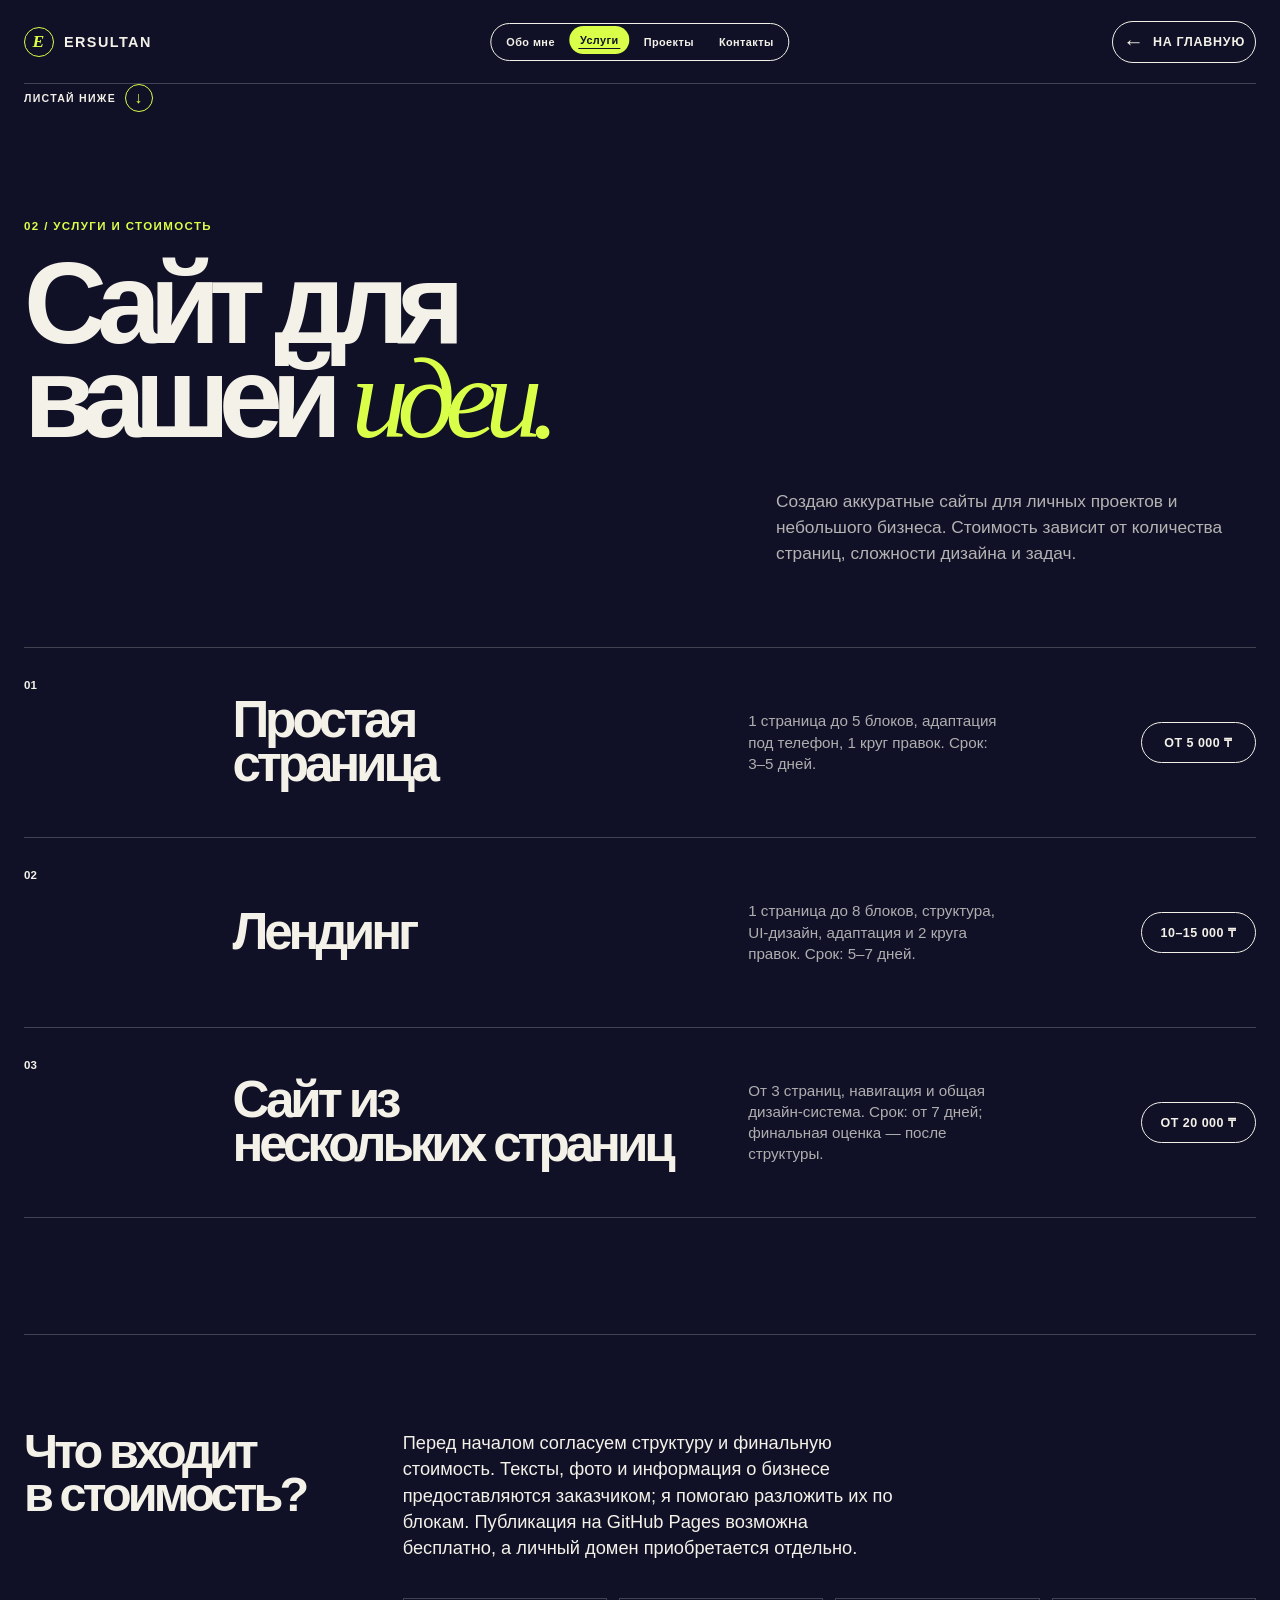
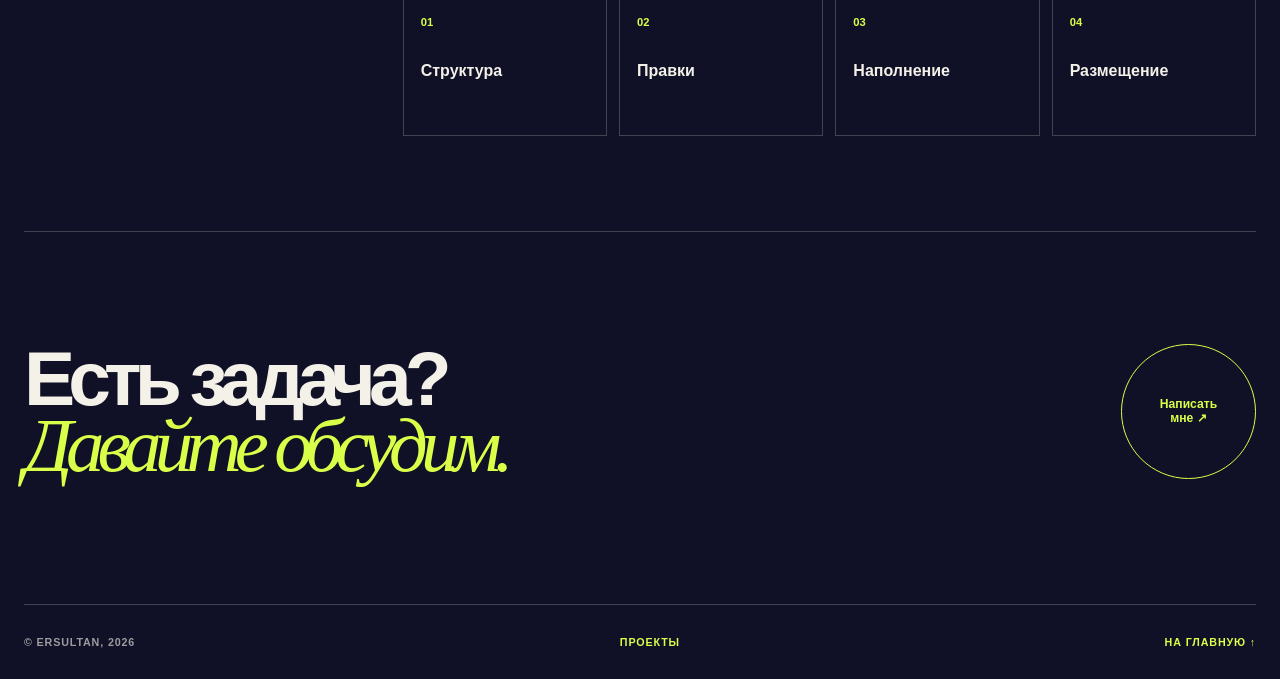
<file: services.html>
<!doctype html>
<html lang="ru">
  <head>
    <meta charset="UTF-8" />
    <meta name="viewport" content="width=device-width, initial-scale=1.0" />
    <meta
      name="description"
      content="Наши - Услуги: создание сайтов от 5 000 до 25 000 тенге."
    />
    <title>Услуги — Ерсултан</title>
    <link rel="icon" type="image/svg+xml" href="assets/favicon.svg" />
    <style>
      :root {
        --ink: #101126;
        --paper: #f4f1e9;
        --lime: #d9ff49;
        --blue: #8193ff;
        --line: rgba(244, 241, 233, 0.22);
      }

      * { box-sizing: border-box; }
      body {
        min-width: 320px;
        margin: 0;
        background: var(--ink);
        color: var(--paper);
        font-family: Arial, Helvetica, sans-serif;
      }

      a { color: inherit; text-decoration: none; }
      .page { width: min(100% - 48px, 1320px); margin: 0 auto; }

      header {
        min-height: 84px;
        display: flex;
        align-items: center;
        justify-content: space-between;
        border-bottom: 1px solid var(--line);
      }

      .logo {
        display: flex;
        align-items: center;
        gap: 10px;
        font-size: 0.9rem;
        font-weight: 800;
        letter-spacing: 0.1em;
      }

      .logo-mark {
        width: 30px;
        height: 30px;
        display: grid;
        place-items: center;
        border: 1px solid var(--lime);
        border-radius: 50%;
        color: var(--lime);
        font-family: Georgia, serif;
        font-style: italic;
        font-size: 1.1rem;
      }

      .back {
        display: inline-flex;
        align-items: center;
        gap: 8px;
        font-size: 0.78rem;
        font-weight: 800;
        letter-spacing: 0.06em;
      }

      .back span { font-size: 1.3rem; transition: transform 0.2s ease; }
      .back:hover span { transform: translateX(-4px); }

      main { padding: 80px 0 125px; }

      .eyebrow {
        margin: 0 0 24px;
        color: var(--lime);
        font-size: 0.72rem;
        font-weight: 800;
        letter-spacing: 0.12em;
      }

      h1 {
        max-width: 1080px;
        margin: 0;
        font-size: clamp(3.7rem, 9vw, 10rem);
        line-height: 0.82;
        letter-spacing: -0.1em;
      }

      h1 em {
        color: var(--lime);
        font-family: Georgia, "Times New Roman", serif;
        font-weight: 400;
      }

      .intro {
        max-width: 480px;
        margin: 43px 0 80px auto;
        color: rgba(244, 241, 233, 0.72);
        font-size: 1.08rem;
        line-height: 1.5;
      }

      .price-list { border-top: 1px solid var(--line); }

      .service {
        min-height: 190px;
        display: grid;
        grid-template-columns: 0.45fr 1.2fr 0.9fr auto;
        align-items: center;
        gap: 24px;
        padding: 24px 0;
        border-bottom: 1px solid var(--line);
        transition: padding 0.25s ease, background 0.25s ease, color 0.25s ease;
      }

      .service:hover {
        padding-right: 24px;
        padding-left: 24px;
        background: var(--lime);
        color: var(--ink);
      }

      .service-number {
        align-self: start;
        margin-top: 7px;
        font-size: 0.72rem;
        font-weight: 800;
      }

      .service h2 {
        margin: 0;
        font-size: clamp(2rem, 4vw, 4.5rem);
        line-height: 0.86;
        letter-spacing: -0.08em;
      }

      .service p {
        max-width: 255px;
        margin: 0;
        color: rgba(244, 241, 233, 0.7);
        font-size: 0.95rem;
        line-height: 1.4;
      }

      .service:hover p { color: rgba(16, 17, 38, 0.72); }

      .price {
        min-width: 115px;
        padding: 12px 0;
        border: 1px solid currentColor;
        border-radius: 999px;
        font-size: 0.78rem;
        font-weight: 800;
        letter-spacing: 0.04em;
        text-align: center;
      }

      .included {
        display: grid;
        grid-template-columns: 0.55fr 1.45fr;
        gap: 55px;
        margin-top: 116px;
        padding: 95px 0;
        border-top: 1px solid var(--line);
        border-bottom: 1px solid var(--line);
      }

      .included-title {
        margin: 0;
        font-size: clamp(2rem, 3.8vw, 4.2rem);
        line-height: 0.9;
        letter-spacing: -0.08em;
      }

      .included-content { display: grid; gap: 36px; }

      .included-content > p {
        max-width: 500px;
        margin: 0;
        font-size: 1.14rem;
        line-height: 1.45;
      }

      .steps {
        display: grid;
        grid-template-columns: repeat(4, 1fr);
        gap: 12px;
      }

      .step {
        min-height: 138px;
        padding: 17px;
        border: 1px solid var(--line);
      }

      .step span {
        display: block;
        margin-bottom: 34px;
        color: var(--lime);
        font-size: 0.7rem;
        font-weight: 800;
      }

      .step b { font-size: 1rem; line-height: 1.1; }

      .cta {
        display: flex;
        align-items: end;
        justify-content: space-between;
        gap: 30px;
        padding-top: 112px;
      }

      .cta h2 {
        max-width: 890px;
        margin: 0;
        font-size: clamp(2.6rem, 6vw, 6.7rem);
        line-height: 0.86;
        letter-spacing: -0.09em;
      }

      .cta h2 em {
        color: var(--lime);
        font-family: Georgia, "Times New Roman", serif;
        font-weight: 400;
      }

      .cta-link {
        flex: none;
        width: 135px;
        height: 135px;
        display: grid;
        place-items: center;
        border: 1px solid var(--lime);
        border-radius: 50%;
        color: var(--lime);
        font-size: 0.76rem;
        font-weight: 800;
        line-height: 1.2;
        text-align: center;
        transition: transform 0.22s ease, background 0.22s ease, color 0.22s ease;
      }

      .cta-link:hover {
        transform: rotate(-10deg);
        background: var(--lime);
        color: var(--ink);
      }

      footer {
        min-height: 75px;
        display: flex;
        align-items: center;
        justify-content: space-between;
        gap: 20px;
        border-top: 1px solid var(--line);
        color: rgba(244, 241, 233, 0.62);
        font-size: 0.67rem;
        font-weight: 700;
        letter-spacing: 0.08em;
      }

      footer a { color: var(--lime); }

      @media (max-width: 800px) {
        .page { width: min(100% - 32px, 1320px); }
        header { min-height: 72px; }
        main { padding: 62px 0 82px; }
        h1 { font-size: clamp(3.5rem, 14vw, 6.4rem); }
        .intro { margin: 35px 0 55px; font-size: 0.98rem; }
        .service {
          min-height: 0;
          grid-template-columns: 28px 1fr auto;
          gap: 14px;
          padding: 24px 0;
        }
        .service:hover { padding-right: 12px; padding-left: 12px; }
        .service p { display: none; }
        .service h2 { font-size: 2.2rem; }
        .price { min-width: 80px; font-size: 0.65rem; }
        .included { grid-template-columns: 1fr; gap: 38px; margin-top: 82px; padding: 75px 0; }
        .steps { grid-template-columns: 1fr; }
        .step { min-height: 105px; display: grid; grid-template-columns: 70px 1fr; align-items: center; }
        .step span { margin: 0; }
        .cta { align-items: flex-start; flex-direction: column; padding-top: 80px; }
        .cta-link { width: 105px; height: 105px; }
        footer { min-height: 92px; flex-wrap: wrap; padding: 14px 0; }
      }
    </style>
    <link rel="stylesheet" href="motion.css" />
  </head>
  <body>
    <div class="page">
      <header>
        <a class="logo" href="index.html" aria-label="На главную">
          <span class="logo-mark">E</span>
          <span>ERSULTAN</span>
        </a>
        <nav class="top-nav" aria-label="Навигация по сайту">
          <a href="about.html">Обо мне</a>
          <a class="is-active" href="services.html">Услуги</a>
          <a href="projects.html">Проекты</a>
          <a href="contact.html">Контакты</a>
        </nav>
        <a class="back" href="index.html"><span>←</span> НА ГЛАВНУЮ</a>
      </header>

      <a class="scroll-cue" href="#site-footer" aria-label="Перейти к нижней части страницы">
        <span>ЛИСТАЙ НИЖЕ</span>
        <span class="scroll-arrow" aria-hidden="true">↓</span>
      </a>

      <main>
        <p class="eyebrow">02 / УСЛУГИ И СТОИМОСТЬ</p>
        <h1>
          Сайт для
          <br />
          вашей <em>идеи.</em>
        </h1>
        <p class="intro">
          Создаю аккуратные сайты для личных проектов и небольшого бизнеса.
          Стоимость зависит от количества страниц, сложности дизайна и задач.
        </p>

        <section class="price-list" aria-label="Услуги и цены">
          <article class="service">
            <span class="service-number">01</span>
            <h2>Простая<br />страница</h2>
            <p>1 страница до 5 блоков, адаптация под телефон, 1 круг правок. Срок: 3–5 дней.</p>
            <a class="price" href="https://wa.me/77788580540?text=Здравствуйте!%20Хочу%20заказать%20простую%20страницу%20от%205%20000%20₸." target="_blank" rel="noopener">ОТ 5 000 ₸</a>
          </article>
          <article class="service">
            <span class="service-number">02</span>
            <h2>Лендинг</h2>
            <p>1 страница до 8 блоков, структура, UI-дизайн, адаптация и 2 круга правок. Срок: 5–7 дней.</p>
            <a class="price" href="https://wa.me/77788580540?text=Здравствуйте!%20Хочу%20заказать%20лендинг%20за%2010–15%20000%20₸." target="_blank" rel="noopener">10–15 000 ₸</a>
          </article>
          <article class="service">
            <span class="service-number">03</span>
            <h2>Сайт из<br />нескольких страниц</h2>
            <p>От 3 страниц, навигация и общая дизайн-система. Срок: от 7 дней; финальная оценка — после структуры.</p>
            <a class="price" href="https://wa.me/77788580540?text=Здравствуйте!%20Хочу%20заказать%20сайт%20из%20нескольких%20страниц%20от%2020%20000%20₸." target="_blank" rel="noopener">ОТ 20 000 ₸</a>
          </article>
        </section>

        <section class="included">
          <h2 class="included-title">Что входит<br />в стоимость?</h2>
          <div class="included-content">
            <p>
              Перед началом согласуем структуру и финальную стоимость. Тексты,
              фото и информация о бизнесе предоставляются заказчиком; я помогаю
              разложить их по блокам. Публикация на GitHub Pages возможна
              бесплатно, а личный домен приобретается отдельно.
            </p>
            <div class="steps">
              <article class="step"><span>01</span><b>Структура</b></article>
              <article class="step"><span>02</span><b>Правки</b></article>
              <article class="step"><span>03</span><b>Наполнение</b></article>
              <article class="step"><span>04</span><b>Размещение</b></article>
            </div>
          </div>
        </section>

        <section class="cta">
          <h2>
            Есть задача?
            <br />
            <em>Давайте обсудим.</em>
          </h2>
          <a class="cta-link" href="contact.html">Написать<br />мне ↗</a>
        </section>
      </main>

      <footer id="site-footer">
        <span>© ERSULTAN, 2026</span>
        <a href="projects.html">ПРОЕКТЫ</a>
        <a href="index.html">НА ГЛАВНУЮ ↑</a>
      </footer>
    </div>
  </body>
</html>
</file>
<file: motion.css>
@keyframes rise-in {
  from {
    opacity: 0;
    transform: translateY(18px);
  }
  to {
    opacity: 1;
    transform: translateY(0);
  }
}

@keyframes mark-pulse {
  0%, 100% { box-shadow: 0 0 0 0 rgba(217, 255, 73, 0); }
  50% { box-shadow: 0 0 0 8px rgba(217, 255, 73, 0.12); }
}

@keyframes background-drift {
  from { background-position: 0 0, center; }
  to { background-position: 36px 36px, center; }
}

@keyframes scroll-bounce {
  0%, 100% { transform: translateY(0); }
  50% { transform: translateY(5px); }
}

.page {
  animation: rise-in 0.7s cubic-bezier(0.22, 1, 0.36, 1) both;
}

header {
  animation: rise-in 0.65s 0.06s cubic-bezier(0.22, 1, 0.36, 1) both;
}

main {
  animation: rise-in 0.75s 0.14s cubic-bezier(0.22, 1, 0.36, 1) both;
}

.logo-mark {
  transition: transform 0.28s ease, background 0.28s ease, color 0.28s ease;
  animation: mark-pulse 3.4s ease-in-out infinite;
}

.logo:hover .logo-mark {
  transform: rotate(-14deg) scale(1.08);
}

.scroll-cue {
  display: inline-flex;
  align-items: center;
  gap: 9px;
  margin: 0 0 28px;
  color: var(--muted);
  font-size: 0.66rem;
  font-weight: 800;
  letter-spacing: 0.12em;
}

.scroll-arrow {
  display: grid;
  width: 28px;
  height: 28px;
  place-items: center;
  border: 1px solid currentColor;
  border-radius: 50%;
  color: var(--lime);
  font-size: 1rem;
  animation: scroll-bounce 1.5s ease-in-out infinite;
}

.scroll-cue:hover {
  color: var(--ink);
}

.scroll-cue:hover .scroll-arrow {
  background: var(--lime);
  color: #101126;
}

.price {
  transition: transform 0.24s ease, background 0.24s ease, color 0.24s ease, box-shadow 0.24s ease;
}

.price:hover {
  background: var(--lime);
  color: #101126;
  transform: translateY(-3px);
  box-shadow: 0 10px 20px rgba(217, 255, 73, 0.22);
}

a {
  transition: color 0.2s ease, opacity 0.2s ease;
}

.top-nav {
  display: flex;
  align-items: center;
  gap: 3px;
  margin-left: auto;
  padding: 4px;
  border: 1px solid currentColor;
  border-radius: 999px;
}

.top-nav a {
  position: relative;
  padding: 8px 11px;
  overflow: hidden;
  border-radius: 999px;
  font-size: 0.68rem;
  font-weight: 800;
  letter-spacing: 0.04em;
  transition: color 0.24s ease, background 0.24s ease, transform 0.24s ease;
}

.top-nav a::after {
  content: "";
  position: absolute;
  right: 9px;
  bottom: 5px;
  left: 9px;
  height: 1px;
  background: currentColor;
  transform: scaleX(0);
  transform-origin: left;
  transition: transform 0.26s ease;
}

.top-nav a:hover,
.top-nav a.is-active {
  background: var(--lime);
  color: #101126;
  transform: translateY(-2px);
}

.top-nav a:hover::after,
.top-nav a.is-active::after {
  transform: scaleX(1);
}

.back {
  padding: 8px 10px;
  border: 1px solid currentColor;
  border-radius: 999px;
  transition: color 0.24s ease, background 0.24s ease, transform 0.24s ease;
}

.back:hover {
  background: var(--lime);
  color: #101126;
  transform: translateY(-2px);
}

@media (min-width: 801px) {
  header {
    position: relative;
  }

  .top-nav {
    position: absolute;
    left: 50%;
    margin-left: 0;
    transform: translateX(-50%);
  }
}

.menu-card,
.service,
.contact,
.case,
.process-step,
.step,
.skill,
.more-work-list div {
  transition: translate 0.28s cubic-bezier(0.22, 1, 0.36, 1),
    box-shadow 0.28s ease, border-color 0.28s ease;
}

.menu-card:hover,
.service:hover,
.contact:hover,
.process-step:hover,
.step:hover,
.skill:hover,
.more-work-list div:hover {
  translate: 0 -5px;
  box-shadow: 0 18px 32px rgba(16, 17, 38, 0.14);
}

.case {
  overflow: hidden;
}

.case:hover {
  border-color: rgba(93, 104, 216, 0.65);
}

.shots {
  overflow: hidden;
}

.shots img {
  transition: transform 0.55s cubic-bezier(0.22, 1, 0.36, 1), filter 0.35s ease;
}

.case:hover .shots img {
  transform: scale(1.035);
  filter: saturate(1.08) contrast(1.03);
}

.round-link,
.project-link,
.cta-link {
  transition: transform 0.3s cubic-bezier(0.22, 1, 0.36, 1),
    background 0.25s ease, color 0.25s ease, box-shadow 0.25s ease;
}

.round-link:hover,
.project-link:hover,
.cta-link:hover {
  box-shadow: 0 14px 30px rgba(217, 255, 73, 0.18);
}

body.home {
  isolation: isolate;
  background-color: #101126 !important;
  background-image:
    linear-gradient(90deg, rgba(16, 17, 38, 0.96) 0%, rgba(16, 17, 38, 0.84) 44%, rgba(16, 17, 38, 0.35) 100%),
    url("assets/web-hero.png") !important;
  background-size: 100% 100%, cover !important;
  background-position: center, center !important;
}

body.home::before {
  content: "";
  position: absolute;
  inset: 0;
  pointer-events: none;
  opacity: 0.28;
  background-image:
    linear-gradient(rgba(217, 255, 73, 0.08) 1px, transparent 1px),
    linear-gradient(90deg, rgba(217, 255, 73, 0.08) 1px, transparent 1px);
  background-size: 36px 36px;
  animation: background-drift 18s linear infinite alternate;
}

body.home .page {
  position: relative;
  z-index: 1;
}

@media (max-width: 800px) {
  header {
    flex-wrap: wrap;
    gap: 12px;
  }

  .top-nav {
    display: flex;
    order: 3;
    width: 100%;
    justify-content: space-between;
    margin-left: 0;
    overflow-x: auto;
  }

  .top-nav a {
    flex: 1 0 auto;
    padding: 8px 9px;
    text-align: center;
    white-space: nowrap;
  }

  .scroll-cue {
    margin-bottom: 20px;
  }

  body.home {
    background-image:
      linear-gradient(180deg, rgba(16, 17, 38, 0.95) 0%, rgba(16, 17, 38, 0.78) 58%, rgba(16, 17, 38, 0.3) 100%),
      url("assets/web-hero.png") !important;
    background-position: center, 67% center !important;
  }

  .menu-card:hover,
  .service:hover,
  .contact:hover,
  .process-step:hover,
  .step:hover,
  .skill:hover,
  .more-work-list div:hover {
    translate: 0 -3px;
  }
}

@media (prefers-reduced-motion: reduce) {
  *,
  *::before,
  *::after {
    animation-duration: 0.01ms !important;
    animation-iteration-count: 1 !important;
    scroll-behavior: auto !important;
    transition-duration: 0.01ms !important;
  }
}
</file>
